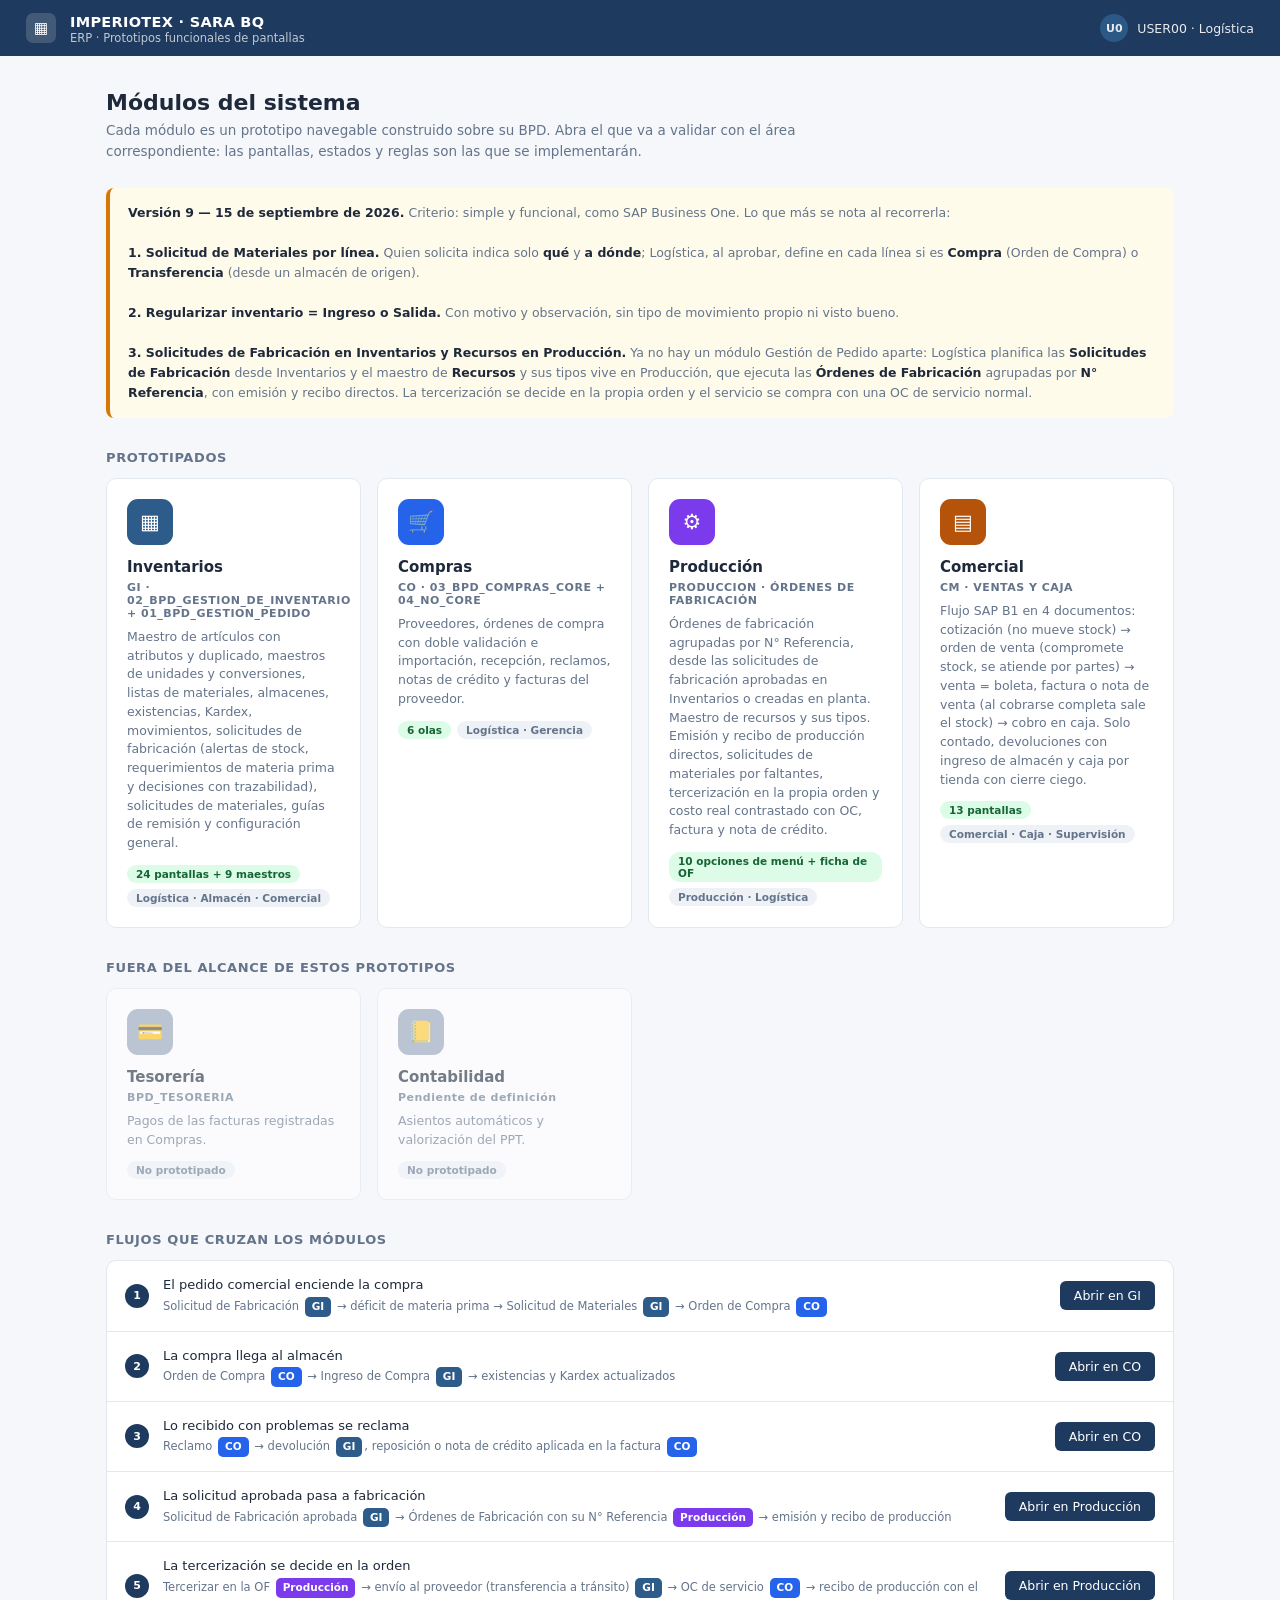
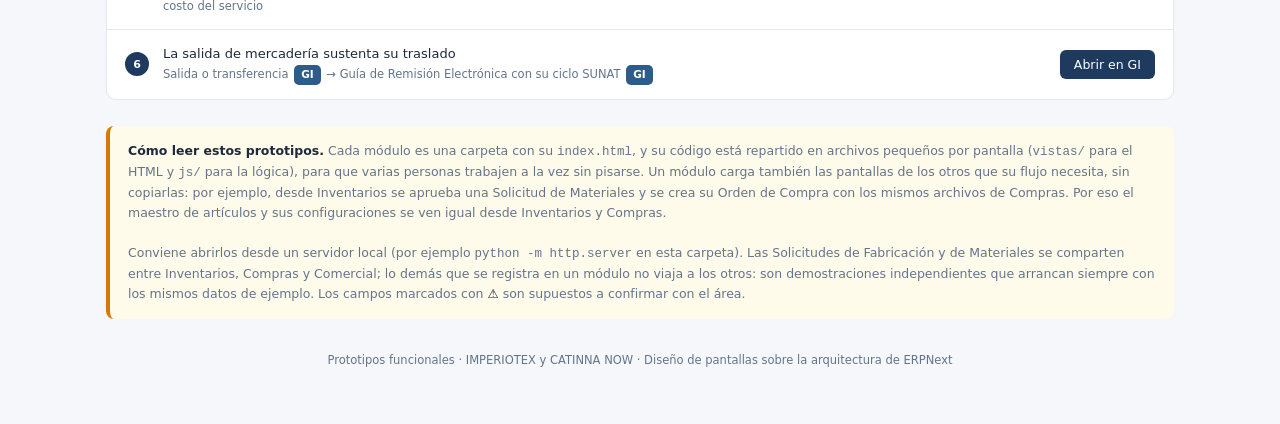
<file: index.html>
<!DOCTYPE html>
<html lang="es">
<head>
<meta charset="utf-8">
<meta name="viewport" content="width=device-width, initial-scale=1">
<title>IMPERIOTEX · SARA BQ — ERP (Prototipos)</title>
<style>
:root{
  --primario:#1F3A5F; --primario-claro:#2E5C8A; --fondo:#F5F7FA; --borde:#E2E8F0;
  --texto:#1E293B; --texto-sec:#64748B; --card:#FFFFFF;
  --gi:#2E5C8A; --co:#2563EB; --gp:#0D9488; --off:#94A3B8;
}
*{box-sizing:border-box;margin:0;padding:0}
body{font-family:"Segoe UI",system-ui,-apple-system,sans-serif;background:var(--fondo);color:var(--texto)}
.top{background:var(--primario);color:#fff;padding:0 26px;height:56px;display:flex;align-items:center;gap:14px}
.top .logo{width:30px;height:30px;border-radius:7px;background:rgba(255,255,255,.16);display:flex;align-items:center;justify-content:center;font-size:15px}
.top b{font-size:14.5px;letter-spacing:.3px}
.top .sub{font-size:11.5px;opacity:.72}
.top .spacer{flex:1}
.userchip{display:flex;align-items:center;gap:9px;font-size:12.5px;opacity:.9}
.avatar{width:28px;height:28px;border-radius:50%;background:var(--primario-claro);display:flex;align-items:center;justify-content:center;font-size:11px;font-weight:600}
.wrap{max-width:1120px;margin:0 auto;padding:34px 26px 60px}
h1{font-size:22px;font-weight:600;margin-bottom:5px}
.lead{font-size:13.5px;color:var(--texto-sec);margin-bottom:26px;max-width:760px;line-height:1.55}
h2{font-size:13px;font-weight:600;color:var(--texto-sec);text-transform:uppercase;letter-spacing:.6px;margin:32px 0 13px}
.grid{display:grid;grid-template-columns:repeat(auto-fill,minmax(250px,1fr));gap:16px}
.tile{background:var(--card);border:1px solid var(--borde);border-radius:10px;padding:20px;text-decoration:none;color:inherit;display:block;transition:.15s}
.tile:hover{border-color:var(--primario-claro);box-shadow:0 4px 14px rgba(31,58,95,.10);transform:translateY(-2px)}
.ic{width:46px;height:46px;border-radius:11px;display:flex;align-items:center;justify-content:center;font-size:21px;color:#fff;margin-bottom:13px}
.tile h3{font-size:15px;font-weight:600;margin-bottom:5px}
.tile .code{font-size:11px;color:var(--texto-sec);font-weight:600;letter-spacing:.5px}
.tile p{font-size:12.5px;color:var(--texto-sec);line-height:1.5;margin:8px 0 12px}
.meta{display:flex;flex-wrap:wrap;gap:6px}
.pill{font-size:10.5px;background:#EEF2F7;color:var(--texto-sec);border-radius:11px;padding:3px 9px;font-weight:600}
.pill.ok{background:#DCFCE7;color:#166534}
.tile.off{opacity:.6;cursor:default;pointer-events:none}
.tile.off .ic{background:var(--off)}
.flow{background:var(--card);border:1px solid var(--borde);border-radius:10px;overflow:hidden}
.frow{display:flex;align-items:center;gap:14px;padding:14px 18px;border-bottom:1px solid var(--borde);font-size:13px}
.frow:last-child{border-bottom:none}
.frow .n{width:24px;height:24px;border-radius:50%;background:var(--primario);color:#fff;display:flex;align-items:center;justify-content:center;font-size:11px;font-weight:700;flex:0 0 auto}
.frow .t{flex:1;line-height:1.5}
.frow .t small{display:block;color:var(--texto-sec);font-size:11.5px;margin-top:2px}
.chip{display:inline-block;font-size:10.5px;font-weight:700;border-radius:5px;padding:2px 7px;color:#fff;margin:0 2px}
.c-gi{background:var(--gi)} .c-co{background:var(--co)} .c-gp{background:var(--gp)} .c-pr{background:#7C3AED}
.btn{background:var(--primario);color:#fff;border:none;border-radius:6px;padding:7px 14px;font-size:12.5px;font-family:inherit;cursor:pointer;text-decoration:none;display:inline-block;flex:0 0 auto}
.btn:hover{background:var(--primario-claro)}
.nota{margin-top:26px;background:#FFFBEB;border-left:4px solid #D97706;border-radius:8px;padding:15px 18px;font-size:12.5px;color:var(--texto-sec);line-height:1.6}
.nota b{color:var(--texto)}
footer{margin-top:34px;font-size:11.5px;color:var(--texto-sec);text-align:center}
</style>
</head>
<body>

<div class="top">
  <div class="logo">▦</div>
  <div><b>IMPERIOTEX · SARA BQ</b><div class="sub">ERP · Prototipos funcionales de pantallas</div></div>
  <div class="spacer"></div>
  <div class="userchip"><div class="avatar">U0</div><span>USER00 · Logística</span></div>
</div>

<div class="wrap">
  <h1>Módulos del sistema</h1>
  <p class="lead">Cada módulo es un prototipo navegable construido sobre su BPD. Abra el que va a validar con el área correspondiente: las pantallas, estados y reglas son las que se implementarán.</p>
  <div class="nota" style="margin:0 0 26px">
    <b>Versión 9 — 15 de septiembre de 2026.</b> Criterio: simple y funcional, como SAP Business One. Lo que más se nota al recorrerla:
    <br><br>
    <b>1. Solicitud de Materiales por línea.</b> Quien solicita indica solo <b>qué</b> y <b>a dónde</b>; Logística, al aprobar, define en cada línea si es <b>Compra</b> (Orden de Compra) o <b>Transferencia</b> (desde un almacén de origen).
    <br><br>
    <b>2. Regularizar inventario = Ingreso o Salida.</b> Con motivo y observación, sin tipo de movimiento propio ni visto bueno.
    <br><br>
    <b>3. Solicitudes de Fabricación en Inventarios y Recursos en Producción.</b> Ya no hay un módulo Gestión de Pedido aparte: Logística planifica las <b>Solicitudes de Fabricación</b> desde Inventarios y el maestro de <b>Recursos</b> y sus tipos vive en Producción, que ejecuta las <b>Órdenes de Fabricación</b> agrupadas por <b>N° Referencia</b>, con emisión y recibo directos. La tercerización se decide en la propia orden y el servicio se compra con una OC de servicio normal.
  </div>

  <h2>Prototipados</h2>
  <div class="grid">
    <a class="tile" href="INVENTARIOS/index.html">
      <div class="ic" style="background:var(--gi)">▦</div>
      <h3>Inventarios</h3>
      <div class="code">GI · 02_BPD_GESTION_DE_INVENTARIO + 01_BPD_GESTION_PEDIDO</div>
      <p>Maestro de artículos con atributos y duplicado, maestros de unidades y conversiones, listas de materiales, almacenes, existencias, Kardex, movimientos, solicitudes de fabricación (alertas de stock, requerimientos de materia prima y decisiones con trazabilidad), solicitudes de materiales, guías de remisión y configuración general.</p>
      <div class="meta"><span class="pill ok">24 pantallas + 9 maestros</span><span class="pill">Logística · Almacén · Comercial</span></div>
    </a>

    <a class="tile" href="COMPRAS/index.html">
      <div class="ic" style="background:var(--co)">🛒</div>
      <h3>Compras</h3>
      <div class="code">CO · 03_BPD_COMPRAS_CORE + 04_NO_CORE</div>
      <p>Proveedores, órdenes de compra con doble validación e importación, recepción, reclamos, notas de crédito y facturas del proveedor.</p>
      <div class="meta"><span class="pill ok">6 olas</span><span class="pill">Logística · Gerencia</span></div>
    </a>

    <a class="tile" href="PRODUCCION/index.html">
      <div class="ic" style="background:#7C3AED">⚙</div>
      <h3>Producción</h3>
      <div class="code">PRODUCCION · ÓRDENES DE FABRICACIÓN</div>
      <p>Órdenes de fabricación agrupadas por N° Referencia, desde las solicitudes de fabricación aprobadas en Inventarios o creadas en planta. Maestro de recursos y sus tipos. Emisión y recibo de producción directos, solicitudes de materiales por faltantes, tercerización en la propia orden y costo real contrastado con OC, factura y nota de crédito.</p>
      <div class="meta"><span class="pill ok">10 opciones de menú + ficha de OF</span><span class="pill">Producción · Logística</span></div>
    </a>

    <a class="tile" href="COMERCIAL/index.html">
      <div class="ic" style="background:#B45309">▤</div>
      <h3>Comercial</h3>
      <div class="code">CM · VENTAS Y CAJA</div>
      <p>Flujo SAP B1 en 4 documentos: cotización (no mueve stock) → orden de venta (compromete stock, se atiende por partes) → venta = boleta, factura o nota de venta (al cobrarse completa sale el stock) → cobro en caja. Solo contado, devoluciones con ingreso de almacén y caja por tienda con cierre ciego.</p>
      <div class="meta"><span class="pill ok">13 pantallas</span><span class="pill">Comercial · Caja · Supervisión</span></div>
    </a>
  </div>

  <h2>Fuera del alcance de estos prototipos</h2>
  <div class="grid">
    <div class="tile off"><div class="ic">💳</div><h3>Tesorería</h3><div class="code">BPD_TESORERIA</div><p>Pagos de las facturas registradas en Compras.</p><div class="meta"><span class="pill">No prototipado</span></div></div>
    <div class="tile off"><div class="ic">📒</div><h3>Contabilidad</h3><div class="code">Pendiente de definición</div><p>Asientos automáticos y valorización del PPT.</p><div class="meta"><span class="pill">No prototipado</span></div></div>
  </div>

  <h2>Flujos que cruzan los módulos</h2>
  <div class="flow">
    <div class="frow"><div class="n">1</div>
      <div class="t">El pedido comercial enciende la compra
        <small>Solicitud de Fabricación <span class="chip c-gi">GI</span> → déficit de materia prima → Solicitud de Materiales <span class="chip c-gi">GI</span> → Orden de Compra <span class="chip c-co">CO</span></small></div>
      <a class="btn" href="INVENTARIOS/index.html#gi21">Abrir en GI</a></div>

    <div class="frow"><div class="n">2</div>
      <div class="t">La compra llega al almacén
        <small>Orden de Compra <span class="chip c-co">CO</span> → Ingreso de Compra <span class="chip c-gi">GI</span> → existencias y Kardex actualizados</small></div>
      <a class="btn" href="COMPRAS/index.html#co06">Abrir en CO</a></div>

    <div class="frow"><div class="n">3</div>
      <div class="t">Lo recibido con problemas se reclama
        <small>Reclamo <span class="chip c-co">CO</span> → devolución <span class="chip c-gi">GI</span>, reposición o nota de crédito aplicada en la factura <span class="chip c-co">CO</span></small></div>
      <a class="btn" href="COMPRAS/index.html#co11">Abrir en CO</a></div>

    <div class="frow"><div class="n">4</div>
      <div class="t">La solicitud aprobada pasa a fabricación
        <small>Solicitud de Fabricación aprobada <span class="chip c-gi">GI</span> → Órdenes de Fabricación con su N° Referencia <span class="chip c-pr">Producción</span> → emisión y recibo de producción</small></div>
      <a class="btn" href="PRODUCCION/index.html#pr03">Abrir en Producción</a></div>

    <div class="frow"><div class="n">5</div>
      <div class="t">La tercerización se decide en la orden
        <small>Tercerizar en la OF <span class="chip c-pr">Producción</span> → envío al proveedor (transferencia a tránsito) <span class="chip c-gi">GI</span> → OC de servicio <span class="chip c-co">CO</span> → recibo de producción con el costo del servicio</small></div>
      <a class="btn" href="PRODUCCION/index.html#pr01">Abrir en Producción</a></div>

    <div class="frow"><div class="n">6</div>
      <div class="t">La salida de mercadería sustenta su traslado
        <small>Salida o transferencia <span class="chip c-gi">GI</span> → Guía de Remisión Electrónica con su ciclo SUNAT <span class="chip c-gi">GI</span></small></div>
      <a class="btn" href="INVENTARIOS/index.html#gi14">Abrir en GI</a></div>
  </div>

  <div class="nota">
    <b>Cómo leer estos prototipos.</b> Cada módulo es una carpeta con su <code>index.html</code>, y su código está repartido en archivos pequeños por pantalla (<code>vistas/</code> para el HTML y <code>js/</code> para la lógica), para que varias personas trabajen a la vez sin pisarse. Un módulo carga también las pantallas de los otros que su flujo necesita, sin copiarlas: por ejemplo, desde Inventarios se aprueba una Solicitud de Materiales y se crea su Orden de Compra con los mismos archivos de Compras. Por eso el maestro de artículos y sus configuraciones se ven igual desde Inventarios y Compras.
    <br><br>Conviene abrirlos desde un servidor local (por ejemplo <code>python -m http.server</code> en esta carpeta). Las Solicitudes de Fabricación y de Materiales se comparten entre Inventarios, Compras y Comercial; lo demás que se registra en un módulo no viaja a los otros: son demostraciones independientes que arrancan siempre con los mismos datos de ejemplo. Los campos marcados con <b>⚠</b> son supuestos a confirmar con el área.
  </div>

  <footer>Prototipos funcionales · IMPERIOTEX y CATINNA NOW · Diseño de pantallas sobre la arquitectura de ERPNext</footer>
</div>

</body>
</html>
</file>
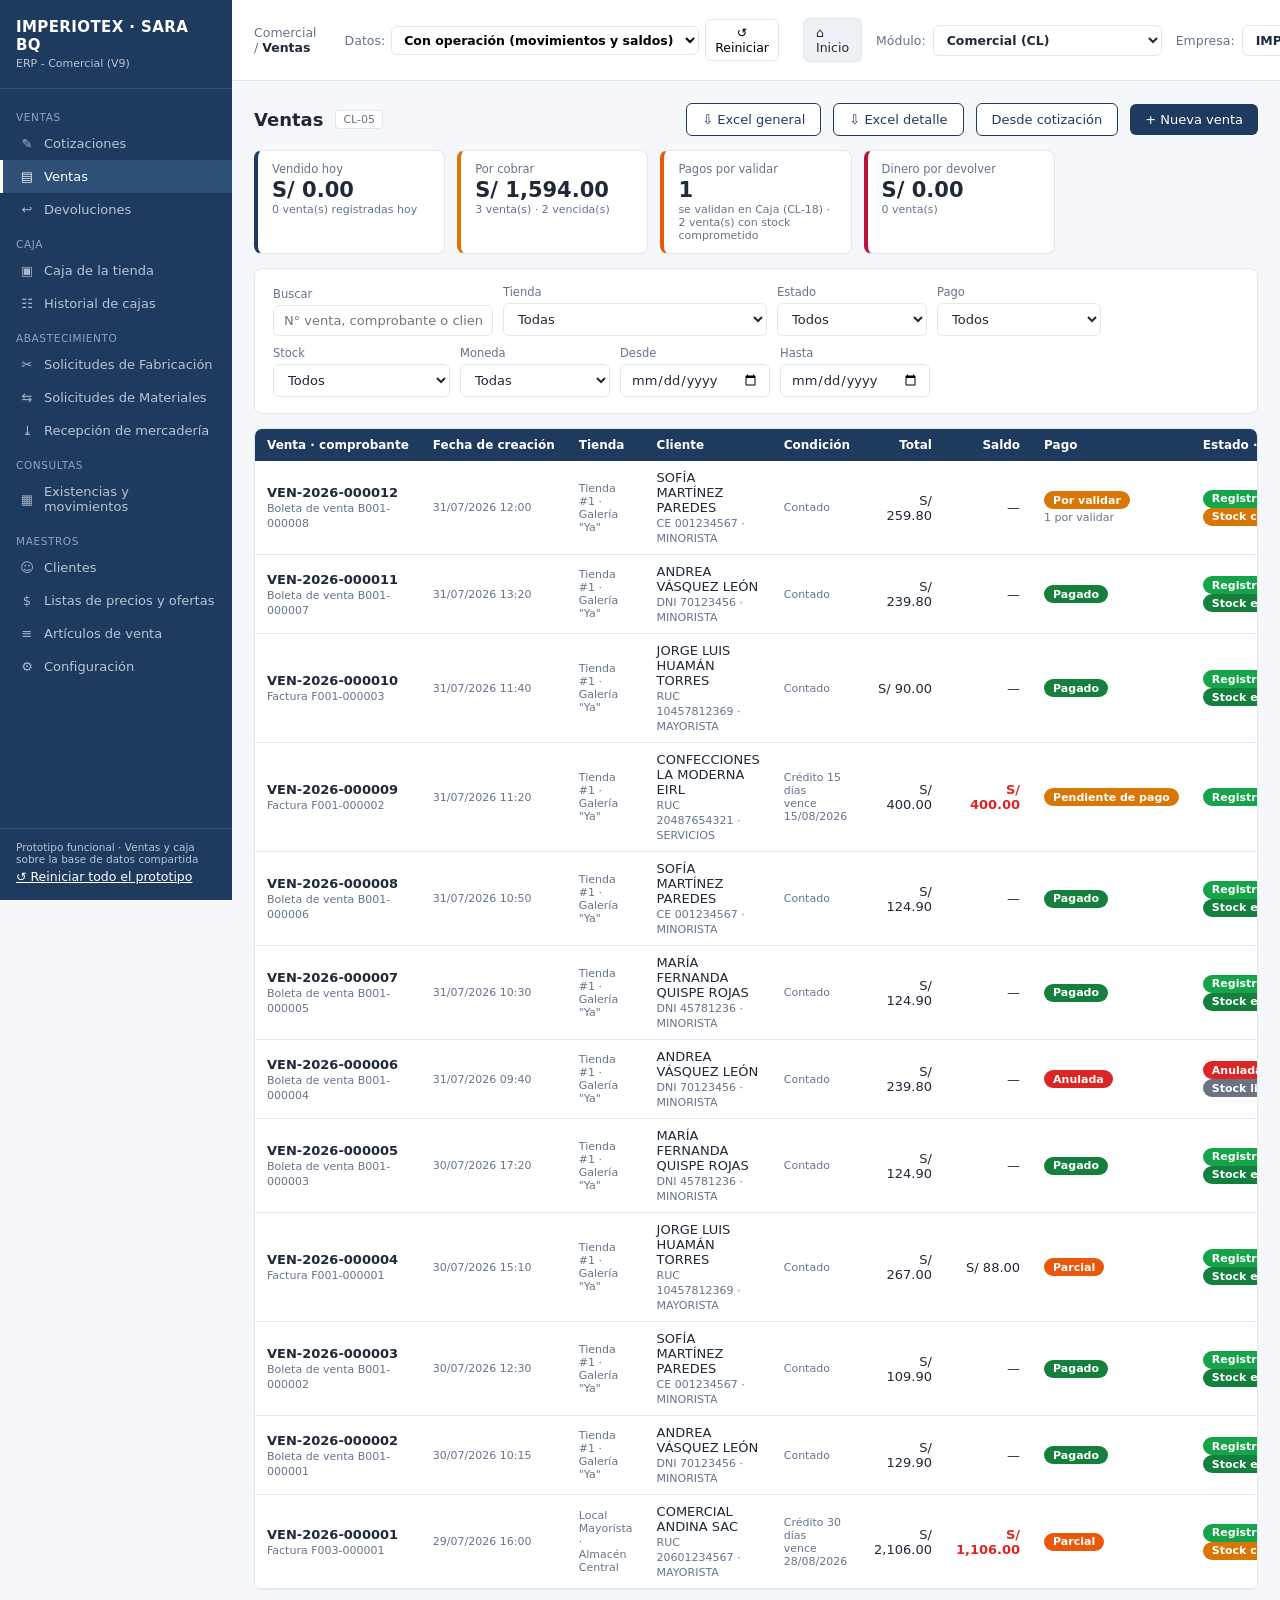
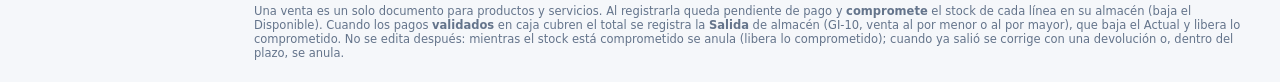
<file: COMERCIAL/index.html>
<!DOCTYPE html>
<html lang="es">
<head>
<meta charset="UTF-8">
<meta name="viewport" content="width=device-width, initial-scale=1.0">
<title>IMPERIOTEX · Comercial (V9)</title>
<link rel="stylesheet" href="css/base.css">
</head>
<body>

<aside id="sidebar">
  <div class="logo"><b>IMPERIOTEX · SARA BQ</b><span>ERP - Comercial (V9)</span></div>
  <nav id="nav"></nav>
  <div class="foot">Prototipo funcional · Ventas y caja sobre la base de datos compartida<br>
    <button class="btn-link" style="color:#fff;padding:4px 0" title="Reinicia la base compartida de Inventarios, Compras, Producción y Comercial con el escenario actual" onclick="Store.reiniciar()">↺ Reiniciar todo el prototipo</button></div>
</aside>

<div id="main">
  <div id="topbar">
    <div id="breadcrumb">Comercial</div>
    <div class="spacer"></div>
    <div id="bd-sel" style="margin-right:10px"></div>
    <a class="homebtn" href="../index.html" title="Volver a la portada de módulos">⌂ Inicio</a>
    <div class="company-sel"><label>Módulo:</label>
      <select onchange="if(this.value)location.href=this.value">
        <option value="../INVENTARIOS/index.html">Inventarios (GI)</option>
        <option value="../COMPRAS/index.html">Compras (CO)</option>
        <option value="../PRODUCCION/index.html">Producción (PRODUCCION)</option>
        <option value="" selected>Comercial (CL)</option>
      </select>
    </div>
    <div class="company-sel"><label>Empresa:</label>
      <select onchange="UI.toast('La demo comercial trae datos de IMPERIOTEX');this.value='IMPERIOTEX'">
        <option value="IMPERIOTEX" selected>IMPERIOTEX</option>
        <option value="CATINNA NOW">CATINNA NOW</option>
      </select>
    </div>
    <div class="company-sel" title="Usuario de la demo: cambia el perfil de permisos y la tienda asignada"><label>Usuario:</label>
      <select id="user-sel" onchange="App.cambiarUsuario(this.value)"></select>
    </div>
    <div class="userchip"><div class="avatar" id="user-avatar">U</div><span id="user-sede"></span></div>
  </div>
  <div id="content"></div>
</div>

<div id="modales"></div>
<div class="toast" id="toast"></div>

<!-- base de datos compartida (docs/16_BASE_DATOS_COMPARTIDA.md) -->
<script src="../COMPARTIDO/bd/datos/maestros-plantillas.js"></script>
<script src="../COMPARTIDO/bd/datos/maestros-complementos.js"></script>
<script src="../COMPARTIDO/bd/datos/maestros-logistica.js"></script>
<script src="../COMPARTIDO/bd/datos/maestros-comercial.js"></script>
<script src="../COMPARTIDO/bd/datos/escenario-operacion.js"></script>
<script src="../COMPARTIDO/bd/bd.js"></script>
<script src="../COMPARTIDO/bd/stock.js"></script>
<script src="../COMPARTIDO/bd/explosion.js"></script>
<script src="../COMPARTIDO/bd/documentos.js"></script>
<script src="../COMPARTIDO/bd/compras.js"></script>
<script src="../COMPARTIDO/bd/selector.js"></script>
<!-- núcleo de Comercial (orden obligatorio; el stock es el compartido: COMPARTIDO/bd/stock.js) -->
<script src="js/core/ui.js"></script>
<script src="js/data/maestros.js"></script>
<script src="js/core/store.js"></script>
<script src="js/core/precios.js"></script>
<script src="js/core/ventas.js"></script>
<script src="js/core/caja.js"></script>
<script src="js/core/config.js"></script>
<script src="js/data/demo.js"></script>
<script src="js/core/app.js"></script>
<!-- pantallas -->
<script src="js/modules/buscador.js"></script>
<script src="js/modules/documento.js"></script>
<script src="js/modules/cotizaciones.js"></script>
<script src="js/modules/ventas.js"></script>
<script src="js/modules/devoluciones.js"></script>
<script src="js/modules/caja.js"></script>
<script src="js/modules/consultas.js"></script>
<script src="js/modules/clientes.js"></script>
<script src="js/modules/listas.js"></script>
<script src="js/modules/configuracion.js"></script>
<script src="js/modules/solicitudes.js"></script>
<script src="js/modules/recepciones.js"></script>
<script>App.iniciar();</script>
</body>
</html>
</file>
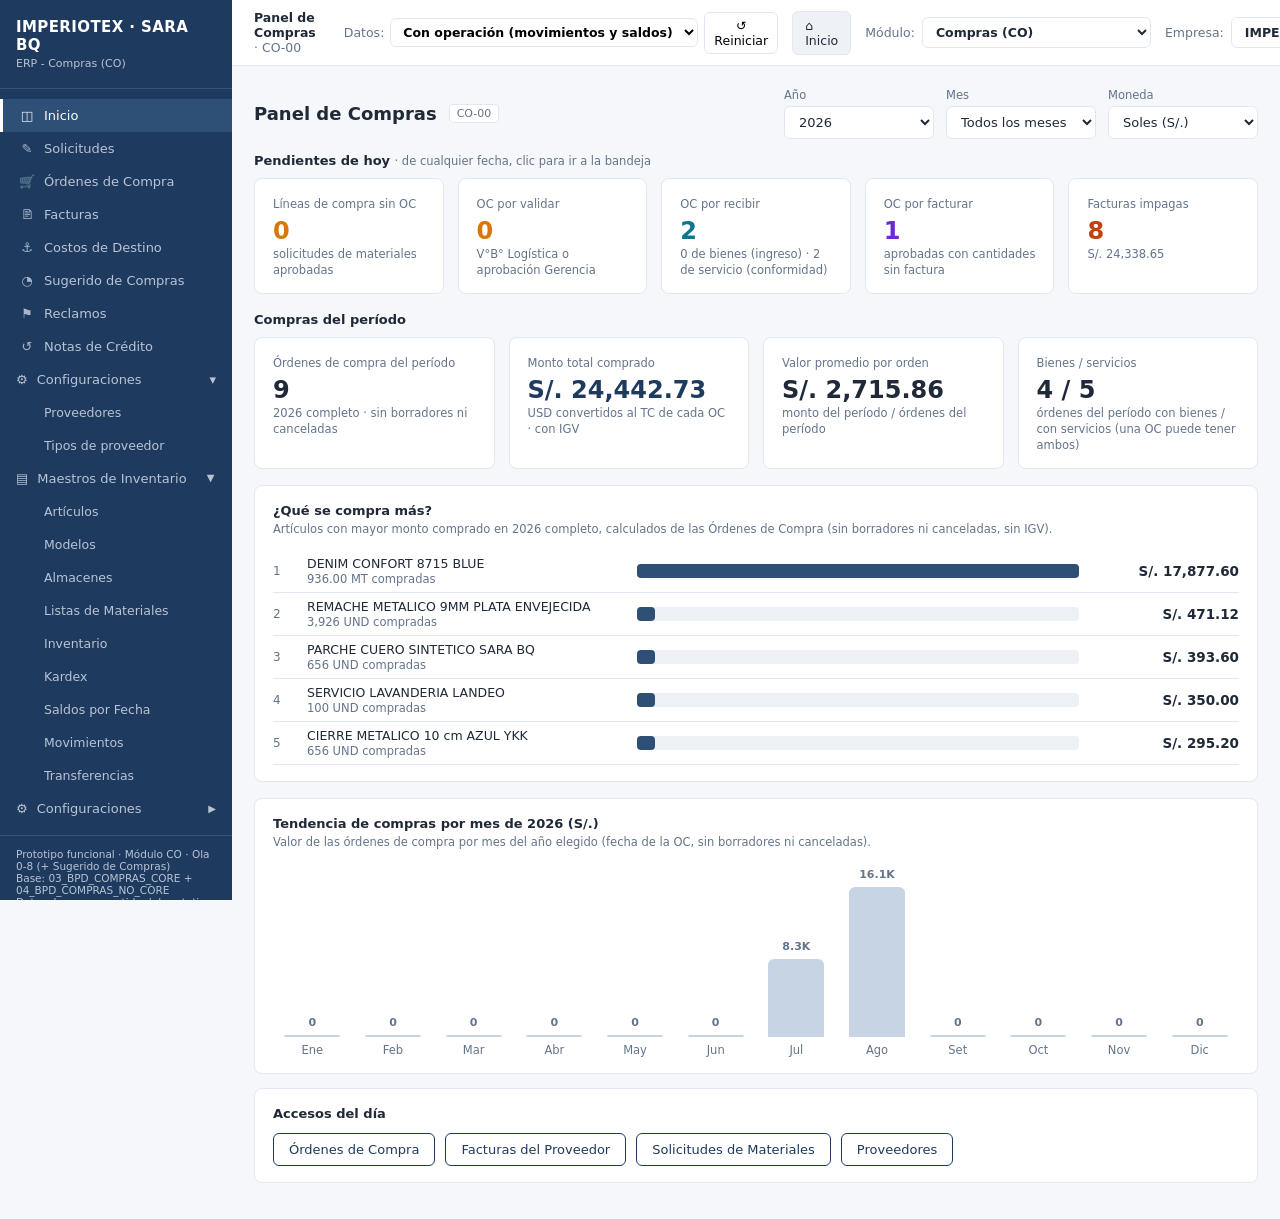
<file: COMPRAS/index.html>
<!DOCTYPE html>
<html lang="es">
<head>
<meta charset="UTF-8">
<meta name="viewport" content="width=device-width, initial-scale=1.0">
<title>Compras (CO) · IMPERIOTEX</title>
<link rel="icon" href="data:,">
<link rel="stylesheet" href="../COMPARTIDO/css/base.css">
</head>
<body>

<!-- ============ SIDEBAR ============ -->
<aside id="sidebar">
  <div class="logo"><b id="logoEmp">IMPERIOTEX · SARA BQ</b><span>ERP - Compras (CO)</span></div>
  <nav>
    <div class="nav-item" data-go="co00"><span class="ic">◫</span> Inicio</div>
    <div class="nav-item" data-go="gi13"><span class="ic">✎</span> Solicitudes</div>
    <div class="nav-item" data-go="co06"><span class="ic">🛒</span> Órdenes de Compra</div>
    <div class="nav-item" data-go="co09"><span class="ic">🖹</span> Facturas</div>
    <div class="nav-item" data-go="co14"><span class="ic">⚓</span> Costos de Destino</div>
    <div class="nav-item" data-go="co15"><span class="ic">◔</span> Sugerido de Compras</div>
    <div class="nav-item" data-go="co11"><span class="ic">⚑</span> Reclamos</div>
    <div class="nav-item" data-go="co12"><span class="ic">↺</span> Notas de Crédito</div>
    <div class="nav-group" onclick="this.nextElementSibling.classList.toggle('open')"><span class="ic">⚙</span> Configuraciones <span style="margin-left:auto">▾</span></div>
    <div class="nav-sub open">
      <div class="nav-item" data-go="co01">Proveedores</div>
      <div class="nav-item" onclick="renderGrupos();openModal('m-co03')">Tipos de proveedor</div>
    </div>
    <div class="nav-group open" id="mstGroup" onclick="toggleGrp('mstGroup','mstSub')"><span class="ic">▤</span> Maestros de Inventario <span class="caret">▶</span></div>
    <div class="nav-sub open" id="mstSub">
      <div class="nav-item" data-go="gi01">Artículos</div>
      <div class="nav-item" data-go="gi25">Modelos</div>
      <div class="nav-item" data-go="gi03">Almacenes</div>
      <div class="nav-item" data-go="gi17">Listas de Materiales</div>
      <div class="nav-item" data-go="gi05">Inventario</div>
      <div class="nav-item" data-go="gi06">Kardex</div>
      <div class="nav-item" data-go="gi20">Saldos por Fecha</div>
      <div class="nav-item" data-go="gi07">Movimientos</div>
      <div class="nav-item" data-go="gi24">Transferencias</div>
    </div>
    <div class="nav-group" id="cfgGroup" onclick="toggleGrp('cfgGroup','cfgSub')"><span class="ic">⚙</span> Configuraciones <span class="caret">▶</span></div>
    <div class="nav-sub" id="cfgSub">
      <div class="nav-item" data-go="mcfg">Configuración General</div>
      <div class="nav-item" data-go="gi19">Series de Documentos</div>
      <div class="nav-item" data-go="mtipos">Grupos de Artículo</div>
      <div class="nav-item" data-go="mcat">Categorías</div>
      <div class="nav-item" data-go="msub">Sub categorías</div>
      <div class="nav-item" data-go="mum">Unidades de Medida</div>
      <div class="nav-item" data-go="mconv">Conversiones de UM</div>
      <div class="nav-item" data-go="matr">Atributos</div>
      <div class="nav-item" data-go="mbc">Tipos de Código de Barra</div>
      <div class="nav-item" data-go="msede">Sedes</div>
      <div class="nav-item" data-go="mtmov">Tipos de Movimiento</div>
    </div>
  </nav>
  <div class="foot">Prototipo funcional · Módulo CO · Ola 0-8 (+ Sugerido de Compras)<br>Base: 03_BPD_COMPRAS_CORE + 04_BPD_COMPRAS_NO_CORE<br>Datos: base compartida del prototipo (selector «Datos» arriba)</div>
</aside>

<!-- ============ MAIN ============ -->
<div id="main">
  <div id="topbar">
    <div id="breadcrumb">Inicio</div>
    <div class="spacer"></div>
    <div id="bd-selector"></div>
    <a class="homebtn" href="../index.html" title="Volver a la portada de módulos">⌂ Inicio</a>
    <div class="company-sel"><label>Módulo:</label>
      <select id="selModulo" onchange="irModulo(this.value)"><option value="../INVENTARIOS/index.html">Inventarios (GI)</option><option value="" selected>Compras (CO)</option><option value="../PRODUCCION/index.html">Producción (PRODUCCION)</option><option value="../COMERCIAL/index.html">Comercial (CM)</option></select>
    </div>
    <div class="company-sel"><label>Empresa:</label>
      <select id="selEmpresa" onchange="cambiarEmpresa(this.value)">
        <option value="IMPERIOTEX" selected>IMPERIOTEX</option>
        <option value="CATINNA NOW">CATINNA NOW</option>
      </select>
    </div>
    <div class="bell" onclick="toggleBell(event)">🔔<span class="dot"></span></div>
    <div class="userchip"><div class="avatar">U0</div><span id="usuario-chip">USER00 · Logística</span></div>
  </div>

  <!-- CT-07 campana -->
  <div id="bellDrop">
    <div class="h">Notificaciones</div><div id="bell-items"></div>
  </div>

  <div id="content"></div>
</div>

<div id="modales"></div>
<div class="toast" id="toast"></div>

<!-- base de datos compartida (docs/16_BASE_DATOS_COMPARTIDA.md) -->
<script src="../COMPARTIDO/bd/datos/maestros-plantillas.js"></script>
<script src="../COMPARTIDO/bd/datos/maestros-complementos.js"></script>
<script src="../COMPARTIDO/bd/datos/maestros-logistica.js"></script>
<script src="../COMPARTIDO/bd/datos/maestros-comercial.js"></script>
<script src="../COMPARTIDO/bd/datos/escenario-operacion.js"></script>
<script src="../COMPARTIDO/bd/bd.js"></script>
<script src="../COMPARTIDO/bd/stock.js"></script>
<script src="../COMPARTIDO/bd/explosion.js"></script>
<script src="../COMPARTIDO/bd/documentos.js"></script>
<script src="../COMPARTIDO/bd/compras.js"></script>
<script src="../COMPARTIDO/bd/selector.js"></script>
<!-- núcleo compartido -->
<script src="../COMPARTIDO/js/vistas.js"></script>
<!-- HTML de pantallas y modales (Inventarios y Compras: cada módulo abre las pantallas del otro que su flujo necesita) -->
<script src="../INVENTARIOS/vistas/maestros.js"></script>
<script src="../INVENTARIOS/vistas/configuracion-general.js"></script>
<script src="../INVENTARIOS/vistas/articulos.js"></script>
<script src="../INVENTARIOS/vistas/modelos.js"></script>
<script src="../INVENTARIOS/vistas/listas-materiales.js"></script>
<script src="../INVENTARIOS/vistas/almacenes.js"></script>
<script src="../INVENTARIOS/vistas/grupo-articulo.js"></script>
<script src="../INVENTARIOS/vistas/panel.js"></script>
<script src="../INVENTARIOS/vistas/saldos.js"></script>
<script src="../INVENTARIOS/vistas/rotacion.js"></script>
<script src="../INVENTARIOS/vistas/kardex.js"></script>
<script src="../INVENTARIOS/vistas/ingresos.js"></script>
<script src="../INVENTARIOS/vistas/movimientos.js"></script>
<script src="../INVENTARIOS/vistas/salidas.js"></script>
<script src="../INVENTARIOS/vistas/existencias.js"></script>
<script src="../INVENTARIOS/vistas/transferencias.js"></script>
<script src="../INVENTARIOS/vistas/buscador-articulos.js"></script>
<script src="../INVENTARIOS/vistas/solicitudes-materiales.js"></script>
<script src="../INVENTARIOS/vistas/gre.js"></script>
<script src="../INVENTARIOS/vistas/solicitudes-fabricacion.js"></script>
<script src="../INVENTARIOS/vistas/sf-requerimientos.js"></script>
<script src="../INVENTARIOS/vistas/sf-aprobacion.js"></script>
<script src="vistas/panel.js"></script>
<script src="vistas/sugerido.js"></script>
<script src="vistas/costos-destino.js"></script>
<script src="vistas/proveedores.js"></script>
<script src="vistas/ordenes-compra.js"></script>
<script src="vistas/facturas.js"></script>
<script src="vistas/reclamos.js"></script>
<script src="vistas/notas-credito.js"></script>
<script src="../COMPARTIDO/js/nucleo.js"></script>
<script src="../INVENTARIOS/js/rutas.js"></script>
<script src="js/rutas.js"></script>
<!-- lógica (el orden importa); los datos salen de la base compartida -->
<script src="../INVENTARIOS/js/modulos/maestros.js"></script>
<script src="../INVENTARIOS/js/modulos/buscador-articulos.js"></script>
<script src="../INVENTARIOS/js/modulos/configuracion-general.js"></script>
<script src="../INVENTARIOS/js/modulos/articulos.js"></script>
<script src="../INVENTARIOS/js/modulos/modelos.js"></script>
<script src="../INVENTARIOS/js/modulos/listas-materiales.js"></script>
<script src="../INVENTARIOS/js/modulos/almacenes.js"></script>
<script src="../INVENTARIOS/js/modulos/grupo-articulo.js"></script>
<script src="../INVENTARIOS/js/modulos/panel.js"></script>
<script src="../INVENTARIOS/js/modulos/saldos.js"></script>
<script src="../INVENTARIOS/js/modulos/rotacion.js"></script>
<script src="../INVENTARIOS/js/modulos/ingresos.js"></script>
<script src="../INVENTARIOS/js/modulos/movimientos.js"></script>
<script src="../INVENTARIOS/js/modulos/salidas.js"></script>
<script src="../INVENTARIOS/js/modulos/existencias.js"></script>
<script src="../INVENTARIOS/js/modulos/kardex.js"></script>
<script src="../INVENTARIOS/js/modulos/transferencias.js"></script>
<script src="../INVENTARIOS/js/modulos/solicitudes-materiales.js"></script>
<script src="../INVENTARIOS/js/modulos/gre.js"></script>
<script src="js/modulos/panel.js"></script>
<script src="js/modulos/sugerido.js"></script>
<script src="js/modulos/costos-destino.js"></script>
<script src="js/modulos/proveedores.js"></script>
<script src="js/modulos/ordenes-compra.js"></script>
<script src="js/modulos/facturas.js"></script>
<script src="js/modulos/reclamos.js"></script>
<script src="js/modulos/notas-credito.js"></script>
<script src="../INVENTARIOS/js/modulos/solicitudes-fabricacion.js"></script>
<script src="../INVENTARIOS/js/modulos/sf-requerimientos.js"></script>
<script src="../INVENTARIOS/js/modulos/sf-aprobacion.js"></script>
<script src="../COMPARTIDO/js/arranque.js"></script>
<script>arrancar('co00');</script>
</body>
</html>
</file>
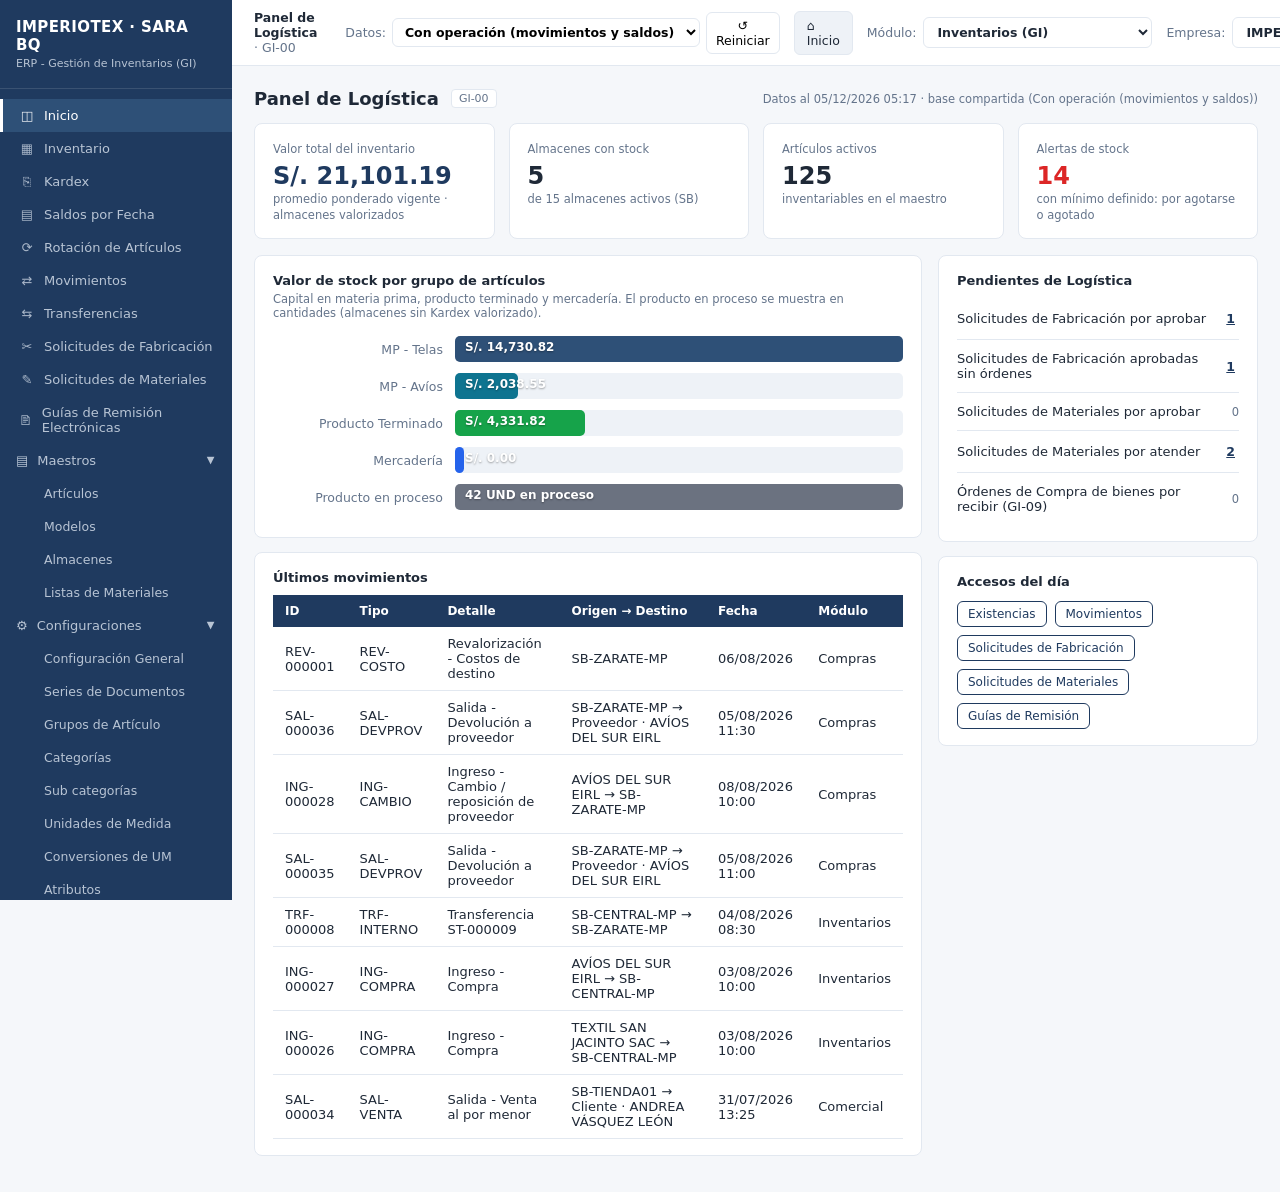
<file: INVENTARIOS/index.html>
<!DOCTYPE html>
<html lang="es">
<head>
<meta charset="UTF-8">
<meta name="viewport" content="width=device-width, initial-scale=1.0">
<title>Inventarios (GI) · IMPERIOTEX</title>
<link rel="icon" href="data:,">
<link rel="stylesheet" href="../COMPARTIDO/css/base.css">
</head>
<body>

<!-- ============ SIDEBAR ============ -->
<aside id="sidebar">
  <div class="logo"><b id="logoEmp">IMPERIOTEX · SARA BQ</b><span>ERP - Gestión de Inventarios (GI)</span></div>
  <nav>
    <div class="nav-item" data-go="gi00"><span class="ic">◫</span> Inicio</div>
    <div class="nav-item" data-go="gi05"><span class="ic">▦</span> Inventario</div>
    <div class="nav-item" data-go="gi06"><span class="ic">⎘</span> Kardex</div>
    <div class="nav-item" data-go="gi20"><span class="ic">▤</span> Saldos por Fecha</div>
    <div class="nav-item" data-go="gi18"><span class="ic">⟳</span> Rotación de Artículos</div>
    <div class="nav-item" data-go="gi07"><span class="ic">⇄</span> Movimientos</div>
    <div class="nav-item" data-go="gi24"><span class="ic">⇆</span> Transferencias</div>
    <div class="nav-item" data-go="gi21"><span class="ic">✂</span> Solicitudes de Fabricación</div>
    <div class="nav-item" data-go="gi13"><span class="ic">✎</span> Solicitudes de Materiales</div>
    <div class="nav-item" data-go="gi14"><span class="ic">🖹</span> Guías de Remisión Electrónicas</div>
    <div class="nav-group open" id="mstGroup" onclick="toggleGrp('mstGroup','mstSub')"><span class="ic">▤</span> Maestros <span class="caret">▶</span></div>
    <div class="nav-sub open" id="mstSub">
      <div class="nav-item" data-go="gi01">Artículos</div>
      <div class="nav-item" data-go="gi25">Modelos</div>
      <div class="nav-item" data-go="gi03">Almacenes</div>
      <div class="nav-item" data-go="gi17">Listas de Materiales</div>
    </div>
    <div class="nav-group open" id="cfgGroup" onclick="toggleGrp('cfgGroup','cfgSub')"><span class="ic">⚙</span> Configuraciones <span class="caret">▶</span></div>
    <div class="nav-sub open" id="cfgSub">
      <div class="nav-item" data-go="mcfg">Configuración General</div>
      <div class="nav-item" data-go="gi19">Series de Documentos</div>
      <div class="nav-item" data-go="mtipos">Grupos de Artículo</div>
      <div class="nav-item" data-go="mcat">Categorías</div>
      <div class="nav-item" data-go="msub">Sub categorías</div>
      <div class="nav-item" data-go="mum">Unidades de Medida</div>
      <div class="nav-item" data-go="mconv">Conversiones de UM</div>
      <div class="nav-item" data-go="matr">Atributos</div>
      <div class="nav-item" data-go="mbc">Tipos de Código de Barra</div>
      <div class="nav-item" data-go="msede">Sedes</div>
      <div class="nav-item" data-go="mtmov">Tipos de Movimiento</div>
    </div>
  </nav>
  <div class="foot">Prototipo funcional · Módulo GI<br>Base: 02_BPD_GESTION_DE_INVENTARIO + 01_BPD_GESTION_PEDIDO<br>Datos: base compartida del prototipo (selector «Datos» arriba)</div>
</aside>

<!-- ============ MAIN ============ -->
<div id="main">
  <div id="topbar">
    <div id="breadcrumb">Inicio</div>
    <div class="spacer"></div>
    <div id="bd-selector"></div>
    <a class="homebtn" href="../index.html" title="Volver a la portada de módulos">⌂ Inicio</a>
    <div class="company-sel"><label>Módulo:</label>
      <select id="selModulo" onchange="irModulo(this.value)"><option value="" selected>Inventarios (GI)</option><option value="../COMPRAS/index.html">Compras (CO)</option><option value="../PRODUCCION/index.html">Producción (PRODUCCION)</option><option value="../COMERCIAL/index.html">Comercial (CM)</option></select>
    </div>
    <div class="company-sel"><label>Empresa:</label>
      <select id="selEmpresa" onchange="cambiarEmpresa(this.value)">
        <option value="IMPERIOTEX" selected>IMPERIOTEX</option>
        <option value="CATINNA NOW">CATINNA NOW</option>
      </select>
    </div>
    <div class="bell" onclick="toggleBell(event)">🔔<span class="dot"></span></div>
    <div class="userchip"><div class="avatar">U0</div><span id="usuario-chip">USER00 · Logística</span></div>
  </div>

  <!-- CT-07 campana -->
  <div id="bellDrop">
    <div class="h">Notificaciones</div><div id="bell-items"></div>
  </div>

  <div id="content"></div>
</div>

<div id="modales"></div>
<div class="toast" id="toast"></div>

<!-- base de datos compartida (docs/16_BASE_DATOS_COMPARTIDA.md) -->
<script src="../COMPARTIDO/bd/datos/maestros-plantillas.js"></script>
<script src="../COMPARTIDO/bd/datos/maestros-complementos.js"></script>
<script src="../COMPARTIDO/bd/datos/maestros-logistica.js"></script>
<script src="../COMPARTIDO/bd/datos/maestros-comercial.js"></script>
<script src="../COMPARTIDO/bd/datos/escenario-operacion.js"></script>
<script src="../COMPARTIDO/bd/bd.js"></script>
<script src="../COMPARTIDO/bd/stock.js"></script>
<script src="../COMPARTIDO/bd/explosion.js"></script>
<script src="../COMPARTIDO/bd/documentos.js"></script>
<script src="../COMPARTIDO/bd/compras.js"></script>
<script src="../COMPARTIDO/bd/selector.js"></script>
<!-- núcleo compartido -->
<script src="../COMPARTIDO/js/vistas.js"></script>
<!-- HTML de pantallas y modales (Inventarios y Compras: cada módulo abre las pantallas del otro que su flujo necesita) -->
<script src="vistas/maestros.js"></script>
<script src="vistas/configuracion-general.js"></script>
<script src="vistas/articulos.js"></script>
<script src="vistas/modelos.js"></script>
<script src="vistas/listas-materiales.js"></script>
<script src="vistas/almacenes.js"></script>
<script src="vistas/grupo-articulo.js"></script>
<script src="vistas/panel.js"></script>
<script src="vistas/saldos.js"></script>
<script src="vistas/rotacion.js"></script>
<script src="vistas/kardex.js"></script>
<script src="vistas/ingresos.js"></script>
<script src="vistas/movimientos.js"></script>
<script src="vistas/salidas.js"></script>
<script src="vistas/existencias.js"></script>
<script src="vistas/transferencias.js"></script>
<script src="vistas/buscador-articulos.js"></script>
<script src="vistas/solicitudes-materiales.js"></script>
<script src="vistas/gre.js"></script>
<script src="vistas/solicitudes-fabricacion.js"></script>
<script src="vistas/sf-requerimientos.js"></script>
<script src="vistas/sf-aprobacion.js"></script>
<script src="../COMPRAS/vistas/panel.js"></script>
<script src="../COMPRAS/vistas/sugerido.js"></script>
<script src="../COMPRAS/vistas/costos-destino.js"></script>
<script src="../COMPRAS/vistas/proveedores.js"></script>
<script src="../COMPRAS/vistas/ordenes-compra.js"></script>
<script src="../COMPRAS/vistas/facturas.js"></script>
<script src="../COMPRAS/vistas/reclamos.js"></script>
<script src="../COMPRAS/vistas/notas-credito.js"></script>
<script src="../COMPARTIDO/js/nucleo.js"></script>
<script src="js/rutas.js"></script>
<script src="../COMPRAS/js/rutas.js"></script>
<!-- lógica (el orden importa); los datos salen de la base compartida -->
<script src="js/modulos/maestros.js"></script>
<script src="js/modulos/buscador-articulos.js"></script>
<script src="js/modulos/configuracion-general.js"></script>
<script src="js/modulos/articulos.js"></script>
<script src="js/modulos/modelos.js"></script>
<script src="js/modulos/listas-materiales.js"></script>
<script src="js/modulos/almacenes.js"></script>
<script src="js/modulos/grupo-articulo.js"></script>
<script src="js/modulos/panel.js"></script>
<script src="js/modulos/saldos.js"></script>
<script src="js/modulos/rotacion.js"></script>
<script src="js/modulos/ingresos.js"></script>
<script src="js/modulos/movimientos.js"></script>
<script src="js/modulos/salidas.js"></script>
<script src="js/modulos/existencias.js"></script>
<script src="js/modulos/kardex.js"></script>
<script src="js/modulos/transferencias.js"></script>
<script src="js/modulos/solicitudes-materiales.js"></script>
<script src="js/modulos/gre.js"></script>
<script src="../COMPRAS/js/modulos/panel.js"></script>
<script src="../COMPRAS/js/modulos/sugerido.js"></script>
<script src="../COMPRAS/js/modulos/costos-destino.js"></script>
<script src="../COMPRAS/js/modulos/proveedores.js"></script>
<script src="../COMPRAS/js/modulos/ordenes-compra.js"></script>
<script src="../COMPRAS/js/modulos/facturas.js"></script>
<script src="../COMPRAS/js/modulos/reclamos.js"></script>
<script src="../COMPRAS/js/modulos/notas-credito.js"></script>
<script src="js/modulos/solicitudes-fabricacion.js"></script>
<script src="js/modulos/sf-requerimientos.js"></script>
<script src="js/modulos/sf-aprobacion.js"></script>
<script src="../COMPARTIDO/js/arranque.js"></script>
<script>arrancar('gi00');</script>
</body>
</html>
</file>
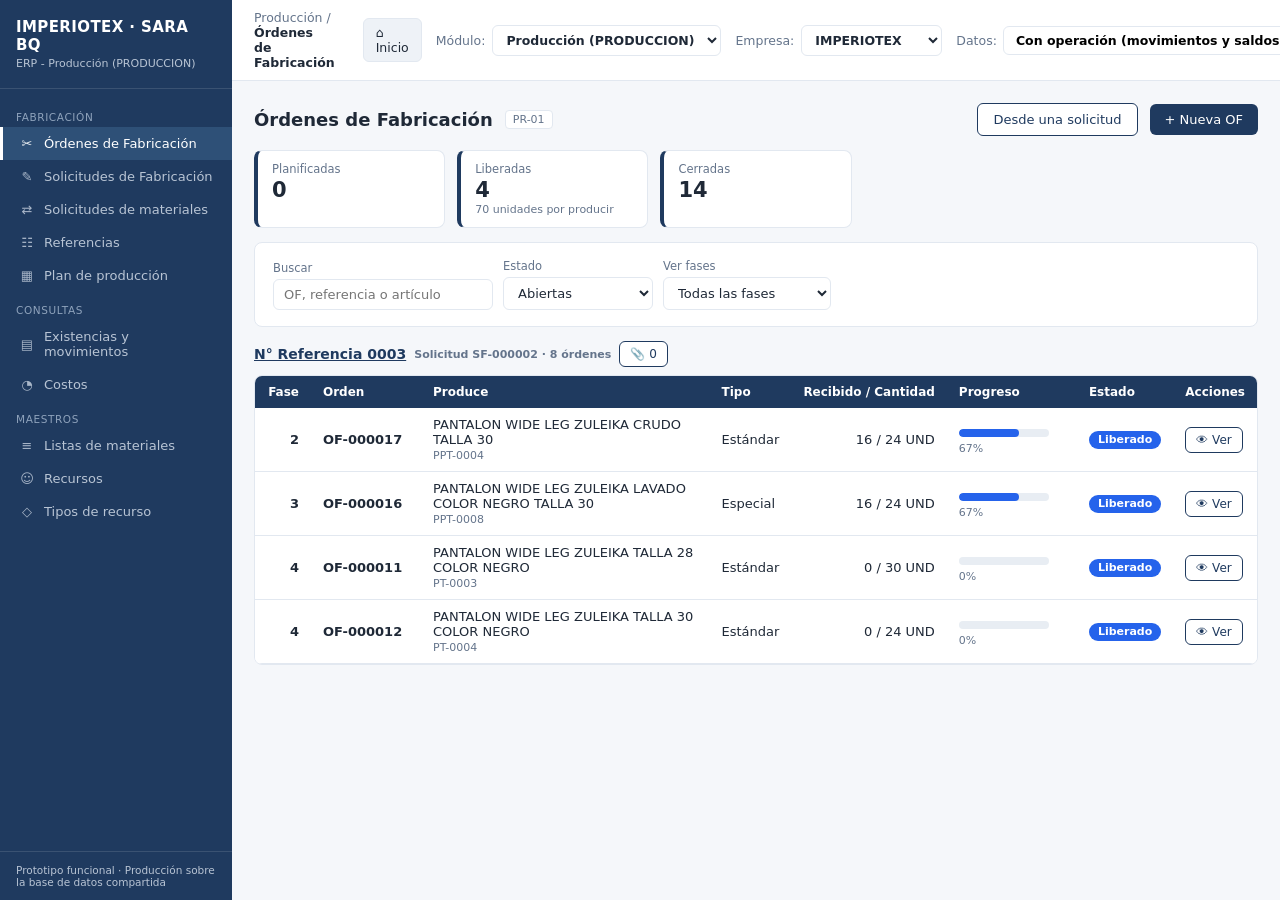
<file: PRODUCCION/index.html>
<!DOCTYPE html>
<html lang="es">
<head>
<meta charset="UTF-8">
<meta name="viewport" content="width=device-width, initial-scale=1.0">
<title>IMPERIOTEX · Producción (PRODUCCION)</title>
<link rel="stylesheet" href="css/base.css">
</head>
<body>

<aside id="sidebar">
  <div class="logo"><b>IMPERIOTEX · SARA BQ</b><span>ERP - Producción (PRODUCCION)</span></div>
  <nav id="nav"></nav>
  <div class="foot">Prototipo funcional · Producción sobre la base de datos compartida</div>
</aside>

<div id="main">
  <div id="topbar">
    <div id="breadcrumb">Producción</div>
    <div class="spacer"></div>
    <a class="homebtn" href="../index.html" title="Volver a la portada de módulos">⌂ Inicio</a>
    <div class="company-sel"><label>Módulo:</label>
      <select onchange="if(this.value)location.href=this.value">
        <option value="../INVENTARIOS/index.html">Inventarios (GI)</option>
        <option value="../COMPRAS/index.html">Compras (CO)</option>
        <option value="" selected>Producción (PRODUCCION)</option>
        <option value="../COMERCIAL/index.html">Comercial (CM)</option>
      </select>
    </div>
    <div class="company-sel"><label>Empresa:</label>
      <select id="selEmpresa" onchange="App.empresa(this.value)" title="Empresa activa: filtra los almacenes que se ofrecen al crear órdenes y solicitudes"></select>
    </div>
    <div id="bd-selector"></div>
    <div class="userchip"><div class="avatar">U5</div><span>USER05 · Producción</span></div>
  </div>
  <div id="content"></div>
</div>

<div id="modales"></div>
<div class="toast" id="toast"></div>

<!-- base de datos compartida (docs/16_BASE_DATOS_COMPARTIDA.md) -->
<script src="../COMPARTIDO/bd/datos/maestros-plantillas.js"></script>
<script src="../COMPARTIDO/bd/datos/maestros-complementos.js"></script>
<script src="../COMPARTIDO/bd/datos/maestros-logistica.js"></script>
<script src="../COMPARTIDO/bd/datos/maestros-comercial.js"></script>
<script src="../COMPARTIDO/bd/datos/escenario-operacion.js"></script>
<script src="../COMPARTIDO/bd/bd.js"></script>
<script src="../COMPARTIDO/bd/stock.js"></script>
<script src="../COMPARTIDO/bd/explosion.js"></script>
<script src="../COMPARTIDO/bd/documentos.js"></script>
<script src="../COMPARTIDO/bd/compras.js"></script>
<script src="../COMPARTIDO/bd/selector.js"></script>
<!-- núcleo de Producción (orden obligatorio; Stock, Explosion y Docs vienen de la base compartida) -->
<script src="js/core/ui.js"></script>
<script src="js/data/maestros.js"></script>
<script src="js/core/produccion.js"></script>
<script src="js/data/demo.js"></script>
<script src="js/core/app.js"></script>
<!-- pantallas -->
<script src="js/modules/buscador.js"></script>
<script src="js/modules/ordenes.js"></script>
<script src="js/modules/of-ficha.js"></script>
<script src="js/modules/of-materiales.js"></script>
<script src="js/modules/of-produccion.js"></script>
<script src="js/modules/sol-materiales.js"></script>
<script src="js/modules/solicitudes.js"></script>
<script src="js/modules/referencia.js"></script>
<script src="js/modules/seguimiento.js"></script>
<script src="js/modules/consultas.js"></script>
<script src="js/modules/maestros.js"></script>
<script>App.iniciar();</script>
</body>
</html>
</file>
<file: COMERCIAL/css/base.css>
:root{
  --primario:#1F3A5F; --primario-oscuro:#16304F; --primario-claro:#2E5077;
  --texto-sobre-primario:#FFFFFF; --sidebar-inactivo:#B8C4D4;
  --fondo-app:#F5F7FA; --superficie:#FFFFFF; --borde:#E2E8F0;
  --texto:#1F2937; --texto-sec:#64748B;
  --borrador:#6B7280; --confirmado:#16A34A; --completada:#15803D;
  --aprobada:#7C3AED; --parcial:#EA580C; --cancelada:#DC2626;
  --pendiente:#D97706; --aprobado-sol:#0D9488; --rechazado-sol:#BE123C;
  --gre-enviado:#0891B2; --gre-aceptado:#059669; --gre-obs:#CA8A04; --gre-rechazado:#991B1B;
  --stock-ok:#16A34A; --stock-bajo:#D97706; --stock-cero:#DC2626;
  --obligatorio:#B45309; --obligatorio-fondo:#FFFBEB;
  --prp:#2563EB; --opt-compras:#0891B2; --opt-prod:#7C3AED; --opt-recep:#0D9488;
}
*{box-sizing:border-box;margin:0;padding:0;font-family:"Segoe UI","Segoe UI Variable Text",system-ui,Arial,sans-serif}
body{background:var(--fondo-app);color:var(--texto);font-size:13.5px;display:flex;min-height:100vh}

#sidebar{width:232px;min-width:232px;background:var(--primario);color:#fff;display:flex;flex-direction:column;position:sticky;top:0;height:100vh;overflow-y:auto}
#sidebar .logo{padding:18px 16px;border-bottom:1px solid rgba(255,255,255,.12)}
#sidebar .logo b{font-size:15px;letter-spacing:.4px;display:block}
#sidebar .logo span{font-size:11px;color:var(--sidebar-inactivo)}
#sidebar nav{padding:10px 0;flex:1}
.nav-item{display:flex;align-items:center;gap:9px;padding:9px 16px;color:var(--sidebar-inactivo);cursor:pointer;font-size:13px;border-left:3px solid transparent;user-select:none}
.nav-item:hover{background:var(--primario-oscuro);color:#fff}
.nav-item.active{background:var(--primario-claro);color:#fff;border-left:3px solid #fff}
.nav-item .ic{width:16px;text-align:center;opacity:.9}
.nav-group{padding:9px 16px;color:var(--sidebar-inactivo);font-size:13px;cursor:pointer;display:flex;align-items:center;gap:9px;user-select:none}
.nav-group:hover{background:var(--primario-oscuro);color:#fff}
.nav-sub{display:none}
.nav-sub.open{display:block}
.nav-sub .nav-item{padding-left:41px;font-size:12.5px}
.caret{margin-left:auto;font-size:10px;transition:transform .15s}
.nav-group.open .caret{transform:rotate(90deg)}
#sidebar .foot{padding:12px 16px;font-size:10.5px;color:var(--sidebar-inactivo);border-top:1px solid rgba(255,255,255,.12)}

#main{flex:1;display:flex;flex-direction:column;min-width:0}
#topbar{background:var(--superficie);border-bottom:1px solid var(--borde);padding:10px 22px;display:flex;align-items:center;gap:14px;position:sticky;top:0;z-index:40}
#breadcrumb{font-size:12.5px;color:var(--texto-sec)}
#breadcrumb b{color:var(--texto)}
#topbar .spacer{flex:1}
.company-sel{display:flex;align-items:center;gap:7px;font-size:12.5px;color:var(--texto-sec)}
.company-sel select{border:1px solid var(--borde);border-radius:6px;padding:6px 9px;font-size:12.5px;background:#fff;color:var(--texto);font-weight:600}
.bell{position:relative;cursor:pointer;font-size:17px;color:var(--texto-sec);padding:4px 8px;border-radius:6px}
.bell:hover{background:var(--fondo-app)}
.bell .dot{position:absolute;top:3px;right:5px;width:8px;height:8px;border-radius:50%;background:var(--stock-cero);border:1.5px solid #fff}
.homebtn{display:inline-flex;align-items:center;gap:6px;background:#EEF2F7;border:1px solid var(--borde);border-radius:6px;padding:6px 12px;font-size:12.5px;color:var(--texto);text-decoration:none;cursor:pointer}
.homebtn:hover{background:#E2E8F0}
.userchip{display:flex;align-items:center;gap:8px;font-size:12.5px;color:var(--texto-sec)}
.userchip .avatar{width:28px;height:28px;border-radius:50%;background:var(--primario);color:#fff;display:flex;align-items:center;justify-content:center;font-size:11px;font-weight:600}
#content{padding:22px;flex:1}
.screen{display:none}
.screen.active{display:block}

.screen-head{display:flex;align-items:center;gap:12px;margin-bottom:14px;flex-wrap:wrap}
.screen-head h1{font-size:18px;font-weight:600}
.screen-head .code,.modal-h .code{font-size:11px;color:var(--texto-sec);background:var(--superficie);border:1px solid var(--borde);border-radius:4px;padding:2px 7px}
.screen-head .spacer{flex:1}

.btn{border:none;border-radius:6px;padding:8px 15px;font-size:13px;cursor:pointer;font-weight:500}
.btn-primary{background:var(--primario);color:#fff}
.btn-primary:hover{background:var(--primario-oscuro)}
.btn-secondary{background:#fff;color:var(--primario);border:1px solid var(--primario)}
.btn-secondary:hover{background:var(--fondo-app)}
.btn-danger{background:#fff;color:var(--cancelada);border:1px solid var(--cancelada)}
.btn-danger:hover{background:#FEF2F2}
.btn-sm{padding:5px 10px;font-size:12px}
.btn-link{background:none;border:none;color:var(--primario);cursor:pointer;font-size:12.5px;text-decoration:underline;padding:2px 4px}

.card{background:var(--superficie);border:1px solid var(--borde);border-radius:8px;padding:16px 18px;margin-bottom:14px}
.filters{display:flex;gap:10px;flex-wrap:wrap;align-items:flex-end}
.field{display:flex;flex-direction:column;gap:4px}
.field label{font-size:11.5px;color:var(--texto-sec);font-weight:500}
/* Campos obligatorios: etiqueta y control diferenciados por color */
.field.req>label{color:var(--obligatorio);font-weight:600}
.field.req>label::after{content:" *";color:var(--obligatorio)}
.field.req>input,.field.req>select,.field.req>textarea,.field.req>div>input,.field.req>div>select{border-color:var(--obligatorio);background:var(--obligatorio-fondo)}
.leyenda-req{display:flex;align-items:center;gap:7px;font-size:11px;color:var(--texto-sec);margin:0 0 10px}
.leyenda-req i{width:11px;height:11px;border-radius:3px;border:1px solid var(--obligatorio);background:var(--obligatorio-fondo);display:inline-block}
.field input,.field select,.field textarea{border:1px solid var(--borde);border-radius:6px;padding:7px 10px;font-size:13px;background:#fff;color:var(--texto);min-width:150px}
.field input:focus,.field select:focus,.field textarea:focus{outline:2px solid var(--primario-claro);outline-offset:-1px}
.field input[readonly],.field input:disabled,.field select:disabled{background:var(--fondo-app);color:var(--texto-sec)}
.field.wide{flex:1;min-width:260px}
.field.wide input,.field.wide textarea{width:100%}

table.grid{width:100%;border-collapse:collapse;background:var(--superficie);font-size:13px}
table.grid th{background:var(--primario);color:#fff;text-align:left;padding:9px 12px;font-weight:600;font-size:12px;white-space:nowrap}
table.grid td{padding:9px 12px;border-bottom:1px solid var(--borde);vertical-align:middle}
table.grid tbody tr:hover{background:#F8FAFC}
table.grid tr.clickable{cursor:pointer}
.tbl-wrap{background:var(--superficie);border:1px solid var(--borde);border-radius:8px;overflow:hidden;margin-bottom:14px}
.pager{display:flex;justify-content:space-between;align-items:center;padding:9px 14px;font-size:12px;color:var(--texto-sec);background:var(--superficie)}
.pager .pg{display:flex;gap:6px}
.pager button{border:1px solid var(--borde);background:#fff;border-radius:5px;padding:3px 9px;cursor:pointer;font-size:12px}
.pager button.cur{background:var(--primario);color:#fff;border-color:var(--primario)}

.badge{display:inline-block;padding:2.5px 9px;border-radius:11px;font-size:11px;font-weight:600;color:#fff;white-space:nowrap}
.dotled{display:inline-flex;align-items:center;gap:6px}
.dot{width:9px;height:9px;border-radius:50%;display:inline-block}
.warn{display:inline-block;background:#FEF3C7;color:#92400E;border:1px solid #FDE68A;border-radius:4px;font-size:10px;padding:1px 5px;font-weight:600;vertical-align:middle;cursor:help}

.tabs{display:flex;gap:0;border-bottom:2px solid var(--borde);margin-bottom:16px;flex-wrap:wrap}
.tab{padding:9px 16px;cursor:pointer;font-size:13px;color:var(--texto-sec);border-bottom:3px solid transparent;margin-bottom:-2px;user-select:none;font-weight:500}
.tab:hover{color:var(--texto)}
.tab.active{color:var(--primario);border-bottom-color:var(--primario-claro);font-weight:600}
.tab.hidden{display:none}
.tabpane{display:none}
.tabpane.active{display:block}
.gtabpane{display:none}
.gtabpane.active{display:block}
.formgrid{display:grid;grid-template-columns:1fr 1fr;gap:13px 22px}
.formgrid .field.full{grid-column:1/-1}
.check{display:flex;align-items:center;gap:8px;font-size:13px;padding:6px 0}
.check input{width:15px;height:15px;accent-color:var(--primario)}
.subtable th{background:var(--primario);font-size:11.5px}
.subtable td input,.subtable td select{border:1px solid var(--borde);border-radius:5px;padding:5px 8px;font-size:12.5px;width:100%}
.hint{font-size:11.5px;color:var(--texto-sec)}

.doc-head{background:var(--superficie);border:1px solid var(--borde);border-radius:8px;padding:14px 18px;margin-bottom:14px;display:flex;align-items:center;gap:18px;flex-wrap:wrap}
.doc-head .t{font-size:16px;font-weight:600}
.doc-head .meta{font-size:12px;color:var(--texto-sec)}

.overlay{display:none;position:fixed;inset:0;background:rgba(15,23,42,.45);z-index:100;align-items:center;justify-content:center}
.overlay.open{display:flex}
.modal{background:#fff;border-radius:10px;width:min(560px,92vw);max-height:88vh;overflow:auto;box-shadow:0 18px 50px rgba(0,0,0,.25)}
.modal.lg{width:min(760px,94vw)}
.modal-h{padding:14px 18px;border-bottom:1px solid var(--borde);display:flex;align-items:center;gap:10px}
.modal-h b{font-size:14.5px}
.modal-h .x{margin-left:auto;cursor:pointer;font-size:17px;color:var(--texto-sec);padding:2px 7px;border-radius:5px}
.modal-h .x:hover{background:var(--fondo-app)}
.modal-b{padding:18px}
.modal-f{padding:13px 18px;border-top:1px solid var(--borde);display:flex;justify-content:flex-end;gap:9px}

.placeholder{display:flex;flex-direction:column;align-items:center;justify-content:center;padding:70px 20px;text-align:center;color:var(--texto-sec)}
.placeholder .big{font-size:38px;margin-bottom:12px;opacity:.5}
.placeholder h2{font-size:16px;color:var(--texto);margin-bottom:6px}
.placeholder .tag{margin-top:12px;background:#EEF2F7;border:1px solid var(--borde);border-radius:14px;padding:4px 13px;font-size:12px}

#bellDrop{display:none;position:absolute;right:70px;top:52px;width:340px;background:#fff;border:1px solid var(--borde);border-radius:9px;box-shadow:0 12px 34px rgba(0,0,0,.16);z-index:90}
#bellDrop.open{display:block}
#bellDrop .h{padding:11px 15px;border-bottom:1px solid var(--borde);font-weight:600;font-size:13px}
#bellDrop .it{padding:10px 15px;border-bottom:1px solid var(--borde);font-size:12.5px;display:flex;gap:9px;cursor:pointer}
#bellDrop .it:hover{background:var(--fondo-app)}
#bellDrop .it small{display:block;color:var(--texto-sec);font-size:11px;margin-top:2px}

.dropwrap{position:relative;display:none}
.dropmenu{display:none;position:absolute;right:0;top:calc(100% + 6px);background:#fff;border:1px solid var(--borde);border-radius:8px;box-shadow:0 10px 28px rgba(0,0,0,.14);min-width:230px;z-index:80;overflow:hidden}
.dropmenu.open{display:block}
.dropmenu .op{padding:10px 14px;font-size:13px;cursor:pointer;border-bottom:1px solid var(--borde)}
.dropmenu .op:last-child{border-bottom:none}
.dropmenu .op:hover{background:var(--fondo-app)}
.dropmenu .op small{display:block;color:var(--texto-sec);font-size:11px;margin-top:2px}
.toast{position:fixed;bottom:22px;right:22px;background:var(--texto);color:#fff;padding:11px 17px;border-radius:8px;font-size:13px;z-index:200;display:none;box-shadow:0 8px 22px rgba(0,0,0,.25)}
.toast.show{display:block}

/* ===== PRODUCCION · Producción: estilos propios ===== */
.nav-title{padding:12px 16px 4px;font-size:10.5px;text-transform:uppercase;letter-spacing:.6px;color:#8FA3BC}
.bar{background:#E8EDF3;border-radius:6px;height:8px;width:90px;display:inline-block;vertical-align:middle;overflow:hidden}
.barfill{height:100%;border-radius:6px;background:var(--confirmado);display:block}
.kpis{display:grid;grid-template-columns:repeat(auto-fill,minmax(190px,1fr));gap:12px;margin-bottom:14px}
.kpi{background:#fff;border:1px solid var(--borde);border-left:4px solid var(--primario);border-radius:8px;padding:11px 14px}
.kpi .l{font-size:11.5px;color:var(--texto-sec)}
.kpi .v{font-size:21px;font-weight:600;margin-top:2px}
.kpi .s{font-size:11px;color:var(--texto-sec);margin-top:1px}
.steps{display:flex;align-items:flex-start;flex-wrap:wrap;gap:6px 0}
.step{display:flex;flex-direction:column;align-items:center;min-width:130px;position:relative;cursor:pointer;padding:0 6px}
.step .c{width:30px;height:30px;border-radius:50%;border:2px solid var(--borde);background:#fff;display:flex;align-items:center;justify-content:center;font-weight:600;font-size:12px;color:var(--texto-sec);position:relative;z-index:1}
.step.ok .c{background:var(--confirmado);border-color:var(--confirmado);color:#fff}
.step.cur .c{background:var(--prp);border-color:var(--prp);color:#fff}
.step .t{font-size:12px;font-weight:600;margin-top:5px;text-align:center}
.step .s{font-size:11px;color:var(--texto-sec);text-align:center}
.step:not(:last-child)::after{content:"";position:absolute;top:15px;left:calc(50% + 17px);width:calc(100% - 34px);height:2px;background:var(--borde)}
.step.ok:not(:last-child)::after{background:var(--confirmado)}
.step:hover .t{color:var(--prp)}
.corte-row td{background:#EEF2F7;font-size:12.5px}
.lvl{display:inline-block}
.card.aviso{border-left:4px solid var(--pendiente);background:#FFFBEB;padding:11px 16px}
.card.aviso.ok{border-left-color:var(--confirmado);background:#F0FDF4}
.card.aviso.err{border-left-color:var(--cancelada);background:#FEF2F2}
.card.aviso.info{border-left-color:var(--prp);background:#EFF6FF}
.mini{font-size:11px;color:var(--texto-sec)}
.num{text-align:right}
table.grid th.num{text-align:right}
.chips{display:flex;gap:6px;flex-wrap:wrap}
.chip{display:inline-block;font-size:11px;background:#EEF2F7;border:1px solid var(--borde);border-radius:11px;padding:2px 9px;white-space:nowrap}
.dato{padding:7px 10px;background:var(--fondo-app);border:1px solid var(--borde);border-radius:6px;min-height:34px;font-size:13px;line-height:1.45}
.formgrid.c3{grid-template-columns:repeat(3,1fr)}
.formgrid.c4{grid-template-columns:repeat(4,1fr)}
@media(max-width:1100px){.formgrid.c3,.formgrid.c4{grid-template-columns:1fr 1fr}}
.formgrid .field input,.formgrid .field select,.formgrid .field textarea{width:100%;min-width:0}
.oplist{max-height:230px;overflow:auto;border:1px solid var(--borde);border-radius:6px;background:#fff}
.oplist label{display:flex;align-items:center;gap:8px;padding:6px 10px;border-bottom:1px solid var(--borde);font-size:12.5px}
.oplist label:last-child{border-bottom:none}
.oplist input[type=number]{width:84px;margin-left:auto;border:1px solid var(--borde);border-radius:5px;padding:4px 6px;text-align:right}
.sec{font-size:13px;font-weight:600;margin:16px 0 8px;display:flex;align-items:center;gap:8px}
.sec:first-child{margin-top:0}
table.matriz th,table.matriz td{text-align:center}
.tbl-wrap{overflow-x:auto}
.ok-t{color:var(--confirmado);font-weight:600}
.err-t{color:var(--cancelada);font-weight:600}
.warn-t{color:var(--pendiente);font-weight:600}
.relmap{display:flex;gap:12px;align-items:flex-start;overflow-x:auto;padding:2px 0 6px}
.relcol{min-width:190px;display:flex;flex-direction:column;gap:8px}
.relcol .t{font-size:10.5px;color:var(--texto-sec);font-weight:600;text-transform:uppercase;letter-spacing:.4px}
.relbox{background:#fff;border:1px solid var(--borde);border-left:4px solid var(--primario-claro);border-radius:8px;padding:9px 11px;font-size:12.5px}
.relbox.cur{border-color:var(--primario);box-shadow:0 0 0 2px rgba(31,58,95,.15)}
.relarrow{align-self:center;color:var(--texto-sec);font-size:18px;padding-top:18px}
.btn:disabled{opacity:.5;cursor:not-allowed}

/* ===== COMERCIAL V9: estilos propios ===== */
.sec .spacer{flex:1}
.celda{border:1px solid var(--borde);border-radius:5px;padding:5px 7px;font-size:12.5px;background:#fff;color:var(--texto)}
.celda.num{text-align:right}
tr.con-msg td{border-bottom:none}
tr.linea-msg td{padding:0 12px 8px;font-size:11.5px;line-height:1.6}
tr.linea-msg:hover{background:transparent!important}
table.totales{width:auto;min-width:300px}
table.totales td{padding:6px 12px}
table.totales tr:last-child td{font-size:14px;border-bottom:none}
.hline{padding:7px 0;border-bottom:1px solid var(--borde)}
.hline:last-child{border-bottom:none}
.monsel{display:flex;gap:6px}
.monsel .chip{cursor:pointer;font-size:12px;padding:4px 12px}
.monsel .chip.on{background:var(--primario);color:#fff;border-color:var(--primario)}
.errlist{margin:6px 0 0 18px;font-size:12px;line-height:1.6}
.doc-head .t small{font-weight:400;color:var(--texto-sec);font-size:12px;margin-left:6px}
.matriz td,.matriz th{text-align:center}
.matriz td:first-child,.matriz th:first-child{text-align:left}
</file>
<file: COMPARTIDO/css/base.css>
/* COMPARTIDO · estilos de los prototipos de Logística (Inventarios y Compras) */
:root{
  --primario:#1F3A5F; --primario-oscuro:#16304F; --primario-claro:#2E5077;
  --texto-sobre-primario:#FFFFFF; --sidebar-inactivo:#B8C4D4;
  --fondo-app:#F5F7FA; --superficie:#FFFFFF; --borde:#E2E8F0;
  --texto:#1F2937; --texto-sec:#64748B;
  --borrador:#6B7280; --confirmado:#16A34A; --completada:#15803D;
  --aprobada:#7C3AED; --parcial:#EA580C; --cancelada:#DC2626;
  --pendiente:#D97706; --aprobado-sol:#0D9488; --rechazado-sol:#BE123C;
  --gre-enviado:#0891B2; --gre-aceptado:#059669; --gre-obs:#CA8A04; --gre-rechazado:#991B1B;
  --stock-ok:#16A34A; --stock-bajo:#D97706; --stock-cero:#DC2626;
  --obligatorio:#B45309; --obligatorio-fondo:#FFFBEB;
}
*{box-sizing:border-box;margin:0;padding:0;font-family:"Segoe UI","Segoe UI Variable Text",system-ui,Arial,sans-serif}
body{background:var(--fondo-app);color:var(--texto);font-size:13.5px;display:flex;min-height:100vh}

#sidebar{width:232px;min-width:232px;background:var(--primario);color:#fff;display:flex;flex-direction:column;position:sticky;top:0;height:100vh;overflow-y:auto}
#sidebar .logo{padding:18px 16px;border-bottom:1px solid rgba(255,255,255,.12)}
#sidebar .logo b{font-size:15px;letter-spacing:.4px;display:block}
#sidebar .logo span{font-size:11px;color:var(--sidebar-inactivo)}
#sidebar nav{padding:10px 0;flex:1}
.nav-item{display:flex;align-items:center;gap:9px;padding:9px 16px;color:var(--sidebar-inactivo);cursor:pointer;font-size:13px;border-left:3px solid transparent;user-select:none}
.nav-item:hover{background:var(--primario-oscuro);color:#fff}
.nav-item.active{background:var(--primario-claro);color:#fff;border-left:3px solid #fff}
.nav-item .ic{width:16px;text-align:center;opacity:.9}
.nav-group{padding:9px 16px;color:var(--sidebar-inactivo);font-size:13px;cursor:pointer;display:flex;align-items:center;gap:9px;user-select:none}
.nav-group:hover{background:var(--primario-oscuro);color:#fff}
.nav-sub{display:none}
.nav-sub.open{display:block}
.nav-sub .nav-item{padding-left:41px;font-size:12.5px}
.caret{margin-left:auto;font-size:10px;transition:transform .15s}
.nav-group.open .caret{transform:rotate(90deg)}
#sidebar .foot{padding:12px 16px;font-size:10.5px;color:var(--sidebar-inactivo);border-top:1px solid rgba(255,255,255,.12)}

#main{flex:1;display:flex;flex-direction:column;min-width:0}
#topbar{background:var(--superficie);border-bottom:1px solid var(--borde);padding:10px 22px;display:flex;align-items:center;gap:14px;position:sticky;top:0;z-index:40}
#breadcrumb{font-size:12.5px;color:var(--texto-sec)}
#breadcrumb b{color:var(--texto)}
#topbar .spacer{flex:1}
.company-sel{display:flex;align-items:center;gap:7px;font-size:12.5px;color:var(--texto-sec)}
.company-sel select{border:1px solid var(--borde);border-radius:6px;padding:6px 9px;font-size:12.5px;background:#fff;color:var(--texto);font-weight:600}
.bell{position:relative;cursor:pointer;font-size:17px;color:var(--texto-sec);padding:4px 8px;border-radius:6px}
.bell:hover{background:var(--fondo-app)}
.bell .dot{position:absolute;top:3px;right:5px;width:8px;height:8px;border-radius:50%;background:var(--stock-cero);border:1.5px solid #fff}
.homebtn{display:inline-flex;align-items:center;gap:6px;background:#EEF2F7;border:1px solid var(--borde);border-radius:6px;padding:6px 12px;font-size:12.5px;color:var(--texto);text-decoration:none;cursor:pointer}
.homebtn:hover{background:#E2E8F0}
.userchip{display:flex;align-items:center;gap:8px;font-size:12.5px;color:var(--texto-sec)}
.userchip .avatar{width:28px;height:28px;border-radius:50%;background:var(--primario);color:#fff;display:flex;align-items:center;justify-content:center;font-size:11px;font-weight:600}
#content{padding:22px;flex:1}
.screen{display:none}
.screen.active{display:block}

.screen-head{display:flex;align-items:center;gap:12px;margin-bottom:14px;flex-wrap:wrap}
.screen-head h1{font-size:18px;font-weight:600}
.screen-head .code{font-size:11px;color:var(--texto-sec);background:var(--superficie);border:1px solid var(--borde);border-radius:4px;padding:2px 7px}
.screen-head .spacer{flex:1}

.btn{border:none;border-radius:6px;padding:8px 15px;font-size:13px;cursor:pointer;font-weight:500}
.btn-primary{background:var(--primario);color:#fff}
.btn-primary:hover{background:var(--primario-oscuro)}
.btn-secondary{background:#fff;color:var(--primario);border:1px solid var(--primario)}
.btn-secondary:hover{background:var(--fondo-app)}
.btn-danger{background:#fff;color:var(--cancelada);border:1px solid var(--cancelada)}
.btn-danger:hover{background:#FEF2F2}
.btn-sm{padding:5px 10px;font-size:12px}
.btn-link{background:none;border:none;color:var(--primario);cursor:pointer;font-size:12.5px;text-decoration:underline;padding:2px 4px}

.card{background:var(--superficie);border:1px solid var(--borde);border-radius:8px;padding:16px 18px;margin-bottom:14px}
.filters{display:flex;gap:10px;flex-wrap:wrap;align-items:flex-end}
.field{display:flex;flex-direction:column;gap:4px}
.field label{font-size:11.5px;color:var(--texto-sec);font-weight:500}
/* Campos obligatorios: etiqueta y control diferenciados por color */
.field.req>label{color:var(--obligatorio);font-weight:600}
.field.req>label::after{content:" *";color:var(--obligatorio)}
.field.req>input,.field.req>select,.field.req>textarea,.field.req>div>input,.field.req>div>select{border-color:var(--obligatorio);background:var(--obligatorio-fondo)}
.leyenda-req{display:flex;align-items:center;gap:7px;font-size:11px;color:var(--texto-sec);margin:0 0 10px}
.leyenda-req i{width:11px;height:11px;border-radius:3px;border:1px solid var(--obligatorio);background:var(--obligatorio-fondo);display:inline-block}
.field input,.field select,.field textarea{border:1px solid var(--borde);border-radius:6px;padding:7px 10px;font-size:13px;background:#fff;color:var(--texto);min-width:150px}
.field input:focus,.field select:focus,.field textarea:focus{outline:2px solid var(--primario-claro);outline-offset:-1px}
.field input[readonly],.field input:disabled,.field select:disabled{background:var(--fondo-app);color:var(--texto-sec)}
.field.wide{flex:1;min-width:260px}
.field.wide input,.field.wide textarea{width:100%}

table.grid{width:100%;border-collapse:collapse;background:var(--superficie);font-size:13px}
table.grid th{background:var(--primario);color:#fff;text-align:left;padding:9px 12px;font-weight:600;font-size:12px;white-space:nowrap}
table.grid td{padding:9px 12px;border-bottom:1px solid var(--borde);vertical-align:middle}
table.grid tbody tr:hover{background:#F8FAFC}
table.grid tr.clickable{cursor:pointer}
.tbl-wrap{background:var(--superficie);border:1px solid var(--borde);border-radius:8px;overflow:hidden;margin-bottom:14px}
.pager{display:flex;justify-content:space-between;align-items:center;padding:9px 14px;font-size:12px;color:var(--texto-sec);background:var(--superficie)}
.pager .pg{display:flex;gap:6px}
.pager button{border:1px solid var(--borde);background:#fff;border-radius:5px;padding:3px 9px;cursor:pointer;font-size:12px}
.pager button.cur{background:var(--primario);color:#fff;border-color:var(--primario)}

.badge{display:inline-block;padding:2.5px 9px;border-radius:11px;font-size:11px;font-weight:600;color:#fff;white-space:nowrap}
.dotled{display:inline-flex;align-items:center;gap:6px}
.dot{width:9px;height:9px;border-radius:50%;display:inline-block}
.warn{display:inline-block;background:#FEF3C7;color:#92400E;border:1px solid #FDE68A;border-radius:4px;font-size:10px;padding:1px 5px;font-weight:600;vertical-align:middle;cursor:help}

.tabs{display:flex;gap:0;border-bottom:2px solid var(--borde);margin-bottom:16px;flex-wrap:wrap}
.tab{padding:9px 16px;cursor:pointer;font-size:13px;color:var(--texto-sec);border-bottom:3px solid transparent;margin-bottom:-2px;user-select:none;font-weight:500}
.tab:hover{color:var(--texto)}
.tab.active{color:var(--primario);border-bottom-color:var(--primario-claro);font-weight:600}
.tab.hidden{display:none}
.tabpane{display:none}
.tabpane.active{display:block}
.gtabpane{display:none}
.gtabpane.active{display:block}
.formgrid{display:grid;grid-template-columns:1fr 1fr;gap:13px 22px}
.formgrid .field.full{grid-column:1/-1}
.check{display:flex;align-items:center;gap:8px;font-size:13px;padding:6px 0}
.check input{width:15px;height:15px;accent-color:var(--primario)}
.subtable th{background:var(--primario);font-size:11.5px}
.subtable td input,.subtable td select{border:1px solid var(--borde);border-radius:5px;padding:5px 8px;font-size:12.5px;width:100%}
.hint{font-size:11.5px;color:var(--texto-sec)}

.doc-head{background:var(--superficie);border:1px solid var(--borde);border-radius:8px;padding:14px 18px;margin-bottom:14px;display:flex;align-items:center;gap:18px;flex-wrap:wrap}
.doc-head .t{font-size:16px;font-weight:600}
.doc-head .meta{font-size:12px;color:var(--texto-sec)}

.overlay{display:none;position:fixed;inset:0;background:rgba(15,23,42,.45);z-index:100;align-items:center;justify-content:center}
.overlay.open{display:flex}
.modal{background:#fff;border-radius:10px;width:min(560px,92vw);max-height:88vh;overflow:auto;box-shadow:0 18px 50px rgba(0,0,0,.25)}
.modal.lg{width:min(760px,94vw)}
.modal-h{padding:14px 18px;border-bottom:1px solid var(--borde);display:flex;align-items:center;gap:10px}
.modal-h b{font-size:14.5px}
.modal-h .x{margin-left:auto;cursor:pointer;font-size:17px;color:var(--texto-sec);padding:2px 7px;border-radius:5px}
.modal-h .x:hover{background:var(--fondo-app)}
.modal-b{padding:18px}
.modal-f{padding:13px 18px;border-top:1px solid var(--borde);display:flex;justify-content:flex-end;gap:9px}

.placeholder{display:flex;flex-direction:column;align-items:center;justify-content:center;padding:70px 20px;text-align:center;color:var(--texto-sec)}
.placeholder .big{font-size:38px;margin-bottom:12px;opacity:.5}
.placeholder h2{font-size:16px;color:var(--texto);margin-bottom:6px}
.placeholder .tag{margin-top:12px;background:#EEF2F7;border:1px solid var(--borde);border-radius:14px;padding:4px 13px;font-size:12px}

#bellDrop{display:none;position:absolute;right:70px;top:52px;width:340px;background:#fff;border:1px solid var(--borde);border-radius:9px;box-shadow:0 12px 34px rgba(0,0,0,.16);z-index:90}
#bellDrop.open{display:block}
#bellDrop .h{padding:11px 15px;border-bottom:1px solid var(--borde);font-weight:600;font-size:13px}
#bellDrop .it{padding:10px 15px;border-bottom:1px solid var(--borde);font-size:12.5px;display:flex;gap:9px;cursor:pointer}
#bellDrop .it:hover{background:var(--fondo-app)}
#bellDrop .it small{display:block;color:var(--texto-sec);font-size:11px;margin-top:2px}

.dropwrap{position:relative;display:none}
.dropmenu{display:none;position:absolute;right:0;top:calc(100% + 6px);background:#fff;border:1px solid var(--borde);border-radius:8px;box-shadow:0 10px 28px rgba(0,0,0,.14);min-width:230px;z-index:80;overflow:hidden}
.dropmenu.open{display:block}
.dropmenu .op{padding:10px 14px;font-size:13px;cursor:pointer;border-bottom:1px solid var(--borde)}
.dropmenu .op:last-child{border-bottom:none}
.dropmenu .op:hover{background:var(--fondo-app)}
.dropmenu .op small{display:block;color:var(--texto-sec);font-size:11px;margin-top:2px}
.toast{position:fixed;bottom:22px;right:22px;background:var(--texto);color:#fff;padding:11px 17px;border-radius:8px;font-size:13px;z-index:200;display:none;box-shadow:0 8px 22px rgba(0,0,0,.25)}
.toast.show{display:block}
/* --- Compras y Solicitudes de Fabricación --- */
:root{
  --prp:#2563EB; --oc-recibir:#0E7490; --oc-pagar:#6D28D9; --impagado:#C2410C; --reclamo-reg:#64748B;
  --opt-compras:#0891B2;
}
.bar{background:#E8EDF3;border-radius:6px;height:8px;width:90px;display:inline-block;vertical-align:middle;overflow:hidden}
.barfill{height:100%;border-radius:6px;background:var(--confirmado)}
.gp2col{display:grid;grid-template-columns:1fr 320px;gap:16px;align-items:start}
@media(max-width:1200px){.gp2col{grid-template-columns:1fr}}
.hline{padding:11px 0;border-bottom:1px solid var(--borde)}
.hline:last-child{border-bottom:none}
.tabbtn{background:none;border:none;border-bottom:3px solid transparent;padding:12px 14px;font-size:13px;color:var(--texto-sec);cursor:pointer;font-family:inherit}
.tabbtn.active{color:var(--primario);border-bottom-color:var(--primario);font-weight:600}
.tabbtn:hover{color:var(--primario)}
/* Vista compartida: Comercial abre GI-21 y GI-13 con ?vista=comercial (sin menú ni barra propios) */
body.vista-cm #sidebar,body.vista-cm #topbar,body.vista-cm #bellDrop{display:none!important}
body.vista-cm #content{padding:4px 6px}
</file>
<file: PRODUCCION/css/base.css>
:root{
  --primario:#1F3A5F; --primario-oscuro:#16304F; --primario-claro:#2E5077;
  --texto-sobre-primario:#FFFFFF; --sidebar-inactivo:#B8C4D4;
  --fondo-app:#F5F7FA; --superficie:#FFFFFF; --borde:#E2E8F0;
  --texto:#1F2937; --texto-sec:#64748B;
  --borrador:#6B7280; --confirmado:#16A34A; --completada:#15803D;
  --aprobada:#7C3AED; --parcial:#EA580C; --cancelada:#DC2626;
  --pendiente:#D97706; --aprobado-sol:#0D9488; --rechazado-sol:#BE123C;
  --gre-enviado:#0891B2; --gre-aceptado:#059669; --gre-obs:#CA8A04; --gre-rechazado:#991B1B;
  --stock-ok:#16A34A; --stock-bajo:#D97706; --stock-cero:#DC2626;
  --obligatorio:#B45309; --obligatorio-fondo:#FFFBEB;
  --prp:#2563EB; --opt-compras:#0891B2; --opt-prod:#7C3AED; --opt-recep:#0D9488;
}
*{box-sizing:border-box;margin:0;padding:0;font-family:"Segoe UI","Segoe UI Variable Text",system-ui,Arial,sans-serif}
body{background:var(--fondo-app);color:var(--texto);font-size:13.5px;display:flex;min-height:100vh}

#sidebar{width:232px;min-width:232px;background:var(--primario);color:#fff;display:flex;flex-direction:column;position:sticky;top:0;height:100vh;overflow-y:auto}
#sidebar .logo{padding:18px 16px;border-bottom:1px solid rgba(255,255,255,.12)}
#sidebar .logo b{font-size:15px;letter-spacing:.4px;display:block}
#sidebar .logo span{font-size:11px;color:var(--sidebar-inactivo)}
#sidebar nav{padding:10px 0;flex:1}
.nav-item{display:flex;align-items:center;gap:9px;padding:9px 16px;color:var(--sidebar-inactivo);cursor:pointer;font-size:13px;border-left:3px solid transparent;user-select:none}
.nav-item:hover{background:var(--primario-oscuro);color:#fff}
.nav-item.active{background:var(--primario-claro);color:#fff;border-left:3px solid #fff}
.nav-item .ic{width:16px;text-align:center;opacity:.9}
.nav-group{padding:9px 16px;color:var(--sidebar-inactivo);font-size:13px;cursor:pointer;display:flex;align-items:center;gap:9px;user-select:none}
.nav-group:hover{background:var(--primario-oscuro);color:#fff}
.nav-sub{display:none}
.nav-sub.open{display:block}
.nav-sub .nav-item{padding-left:41px;font-size:12.5px}
.caret{margin-left:auto;font-size:10px;transition:transform .15s}
.nav-group.open .caret{transform:rotate(90deg)}
#sidebar .foot{padding:12px 16px;font-size:10.5px;color:var(--sidebar-inactivo);border-top:1px solid rgba(255,255,255,.12)}

#main{flex:1;display:flex;flex-direction:column;min-width:0}
#topbar{background:var(--superficie);border-bottom:1px solid var(--borde);padding:10px 22px;display:flex;align-items:center;gap:14px;position:sticky;top:0;z-index:40}
#breadcrumb{font-size:12.5px;color:var(--texto-sec)}
#breadcrumb b{color:var(--texto)}
#topbar .spacer{flex:1}
.company-sel{display:flex;align-items:center;gap:7px;font-size:12.5px;color:var(--texto-sec)}
.company-sel select{border:1px solid var(--borde);border-radius:6px;padding:6px 9px;font-size:12.5px;background:#fff;color:var(--texto);font-weight:600}
.bell{position:relative;cursor:pointer;font-size:17px;color:var(--texto-sec);padding:4px 8px;border-radius:6px}
.bell:hover{background:var(--fondo-app)}
.bell .dot{position:absolute;top:3px;right:5px;width:8px;height:8px;border-radius:50%;background:var(--stock-cero);border:1.5px solid #fff}
.homebtn{display:inline-flex;align-items:center;gap:6px;background:#EEF2F7;border:1px solid var(--borde);border-radius:6px;padding:6px 12px;font-size:12.5px;color:var(--texto);text-decoration:none;cursor:pointer}
.homebtn:hover{background:#E2E8F0}
.userchip{display:flex;align-items:center;gap:8px;font-size:12.5px;color:var(--texto-sec)}
.userchip .avatar{width:28px;height:28px;border-radius:50%;background:var(--primario);color:#fff;display:flex;align-items:center;justify-content:center;font-size:11px;font-weight:600}
#content{padding:22px;flex:1}
.screen{display:none}
.screen.active{display:block}

.screen-head{display:flex;align-items:center;gap:12px;margin-bottom:14px;flex-wrap:wrap}
.screen-head h1{font-size:18px;font-weight:600}
.screen-head .code{font-size:11px;color:var(--texto-sec);background:var(--superficie);border:1px solid var(--borde);border-radius:4px;padding:2px 7px}
.screen-head .spacer{flex:1}

.btn{border:none;border-radius:6px;padding:8px 15px;font-size:13px;cursor:pointer;font-weight:500}
.btn-primary{background:var(--primario);color:#fff}
.btn-primary:hover{background:var(--primario-oscuro)}
.btn-secondary{background:#fff;color:var(--primario);border:1px solid var(--primario)}
.btn-secondary:hover{background:var(--fondo-app)}
.btn-danger{background:#fff;color:var(--cancelada);border:1px solid var(--cancelada)}
.btn-danger:hover{background:#FEF2F2}
.btn-sm{padding:5px 10px;font-size:12px}
.btn-link{background:none;border:none;color:var(--primario);cursor:pointer;font-size:12.5px;text-decoration:underline;padding:2px 4px}

.card{background:var(--superficie);border:1px solid var(--borde);border-radius:8px;padding:16px 18px;margin-bottom:14px}
.filters{display:flex;gap:10px;flex-wrap:wrap;align-items:flex-end}
.field{display:flex;flex-direction:column;gap:4px}
.field label{font-size:11.5px;color:var(--texto-sec);font-weight:500}
/* Campos obligatorios: etiqueta y control diferenciados por color */
.field.req>label{color:var(--obligatorio);font-weight:600}
.field.req>label::after{content:" *";color:var(--obligatorio)}
.field.req>input,.field.req>select,.field.req>textarea,.field.req>div>input,.field.req>div>select{border-color:var(--obligatorio);background:var(--obligatorio-fondo)}
.leyenda-req{display:flex;align-items:center;gap:7px;font-size:11px;color:var(--texto-sec);margin:0 0 10px}
.leyenda-req i{width:11px;height:11px;border-radius:3px;border:1px solid var(--obligatorio);background:var(--obligatorio-fondo);display:inline-block}
.field input,.field select,.field textarea{border:1px solid var(--borde);border-radius:6px;padding:7px 10px;font-size:13px;background:#fff;color:var(--texto);min-width:150px}
.field input:focus,.field select:focus,.field textarea:focus{outline:2px solid var(--primario-claro);outline-offset:-1px}
.field input[readonly],.field input:disabled,.field select:disabled{background:var(--fondo-app);color:var(--texto-sec)}
.field.wide{flex:1;min-width:260px}
.field.wide input,.field.wide textarea{width:100%}

table.grid{width:100%;border-collapse:collapse;background:var(--superficie);font-size:13px}
table.grid th{background:var(--primario);color:#fff;text-align:left;padding:9px 12px;font-weight:600;font-size:12px;white-space:nowrap}
table.grid td{padding:9px 12px;border-bottom:1px solid var(--borde);vertical-align:middle}
table.grid tbody tr:hover{background:#F8FAFC}
table.grid tr.clickable{cursor:pointer}
.tbl-wrap{background:var(--superficie);border:1px solid var(--borde);border-radius:8px;overflow:hidden;margin-bottom:14px}
.pager{display:flex;justify-content:space-between;align-items:center;padding:9px 14px;font-size:12px;color:var(--texto-sec);background:var(--superficie)}
.pager .pg{display:flex;gap:6px}
.pager button{border:1px solid var(--borde);background:#fff;border-radius:5px;padding:3px 9px;cursor:pointer;font-size:12px}
.pager button.cur{background:var(--primario);color:#fff;border-color:var(--primario)}

.badge{display:inline-block;padding:2.5px 9px;border-radius:11px;font-size:11px;font-weight:600;color:#fff;white-space:nowrap}
.dotled{display:inline-flex;align-items:center;gap:6px}
.dot{width:9px;height:9px;border-radius:50%;display:inline-block}
.warn{display:inline-block;background:#FEF3C7;color:#92400E;border:1px solid #FDE68A;border-radius:4px;font-size:10px;padding:1px 5px;font-weight:600;vertical-align:middle;cursor:help}

.tabs{display:flex;gap:0;border-bottom:2px solid var(--borde);margin-bottom:16px;flex-wrap:wrap}
.tab{padding:9px 16px;cursor:pointer;font-size:13px;color:var(--texto-sec);border-bottom:3px solid transparent;margin-bottom:-2px;user-select:none;font-weight:500}
.tab:hover{color:var(--texto)}
.tab.active{color:var(--primario);border-bottom-color:var(--primario-claro);font-weight:600}
.tab.hidden{display:none}
.tabpane{display:none}
.tabpane.active{display:block}
.gtabpane{display:none}
.gtabpane.active{display:block}
.formgrid{display:grid;grid-template-columns:1fr 1fr;gap:13px 22px}
.formgrid .field.full{grid-column:1/-1}
.check{display:flex;align-items:center;gap:8px;font-size:13px;padding:6px 0}
.check input{width:15px;height:15px;accent-color:var(--primario)}
.subtable th{background:var(--primario);font-size:11.5px}
.subtable td input,.subtable td select{border:1px solid var(--borde);border-radius:5px;padding:5px 8px;font-size:12.5px;width:100%}
.hint{font-size:11.5px;color:var(--texto-sec)}

.doc-head{background:var(--superficie);border:1px solid var(--borde);border-radius:8px;padding:14px 18px;margin-bottom:14px;display:flex;align-items:center;gap:18px;flex-wrap:wrap}
.doc-head .t{font-size:16px;font-weight:600}
.doc-head .meta{font-size:12px;color:var(--texto-sec)}

.overlay{display:none;position:fixed;inset:0;background:rgba(15,23,42,.45);z-index:100;align-items:center;justify-content:center}
.overlay.open{display:flex}
.modal{background:#fff;border-radius:10px;width:min(560px,92vw);max-height:88vh;overflow:auto;box-shadow:0 18px 50px rgba(0,0,0,.25)}
.modal.lg{width:min(760px,94vw)}
.modal-h{padding:14px 18px;border-bottom:1px solid var(--borde);display:flex;align-items:center;gap:10px}
.modal-h b{font-size:14.5px}
.modal-h .x{margin-left:auto;cursor:pointer;font-size:17px;color:var(--texto-sec);padding:2px 7px;border-radius:5px}
.modal-h .x:hover{background:var(--fondo-app)}
.modal-b{padding:18px}
.modal-f{padding:13px 18px;border-top:1px solid var(--borde);display:flex;justify-content:flex-end;gap:9px}

.placeholder{display:flex;flex-direction:column;align-items:center;justify-content:center;padding:70px 20px;text-align:center;color:var(--texto-sec)}
.placeholder .big{font-size:38px;margin-bottom:12px;opacity:.5}
.placeholder h2{font-size:16px;color:var(--texto);margin-bottom:6px}
.placeholder .tag{margin-top:12px;background:#EEF2F7;border:1px solid var(--borde);border-radius:14px;padding:4px 13px;font-size:12px}

#bellDrop{display:none;position:absolute;right:70px;top:52px;width:340px;background:#fff;border:1px solid var(--borde);border-radius:9px;box-shadow:0 12px 34px rgba(0,0,0,.16);z-index:90}
#bellDrop.open{display:block}
#bellDrop .h{padding:11px 15px;border-bottom:1px solid var(--borde);font-weight:600;font-size:13px}
#bellDrop .it{padding:10px 15px;border-bottom:1px solid var(--borde);font-size:12.5px;display:flex;gap:9px;cursor:pointer}
#bellDrop .it:hover{background:var(--fondo-app)}
#bellDrop .it small{display:block;color:var(--texto-sec);font-size:11px;margin-top:2px}

.dropwrap{position:relative;display:none}
.dropmenu{display:none;position:absolute;right:0;top:calc(100% + 6px);background:#fff;border:1px solid var(--borde);border-radius:8px;box-shadow:0 10px 28px rgba(0,0,0,.14);min-width:230px;z-index:80;overflow:hidden}
.dropmenu.open{display:block}
.dropmenu .op{padding:10px 14px;font-size:13px;cursor:pointer;border-bottom:1px solid var(--borde)}
.dropmenu .op:last-child{border-bottom:none}
.dropmenu .op:hover{background:var(--fondo-app)}
.dropmenu .op small{display:block;color:var(--texto-sec);font-size:11px;margin-top:2px}
.toast{position:fixed;bottom:22px;right:22px;background:var(--texto);color:#fff;padding:11px 17px;border-radius:8px;font-size:13px;z-index:200;display:none;box-shadow:0 8px 22px rgba(0,0,0,.25)}
.toast.show{display:block}

/* ===== PRODUCCION · Producción: estilos propios ===== */
.nav-title{padding:12px 16px 4px;font-size:10.5px;text-transform:uppercase;letter-spacing:.6px;color:#8FA3BC}
.bar{background:#E8EDF3;border-radius:6px;height:8px;width:90px;display:inline-block;vertical-align:middle;overflow:hidden}
.barfill{height:100%;border-radius:6px;background:var(--confirmado);display:block}
.kpis{display:grid;grid-template-columns:repeat(auto-fill,minmax(190px,1fr));gap:12px;margin-bottom:14px}
.kpi{background:#fff;border:1px solid var(--borde);border-left:4px solid var(--primario);border-radius:8px;padding:11px 14px}
.kpi .l{font-size:11.5px;color:var(--texto-sec)}
.kpi .v{font-size:21px;font-weight:600;margin-top:2px}
.kpi .s{font-size:11px;color:var(--texto-sec);margin-top:1px}
.steps{display:flex;align-items:flex-start;flex-wrap:wrap;gap:6px 0}
.step{display:flex;flex-direction:column;align-items:center;min-width:130px;position:relative;cursor:pointer;padding:0 6px}
.step .c{width:30px;height:30px;border-radius:50%;border:2px solid var(--borde);background:#fff;display:flex;align-items:center;justify-content:center;font-weight:600;font-size:12px;color:var(--texto-sec);position:relative;z-index:1}
.step.ok .c{background:var(--confirmado);border-color:var(--confirmado);color:#fff}
.step.cur .c{background:var(--prp);border-color:var(--prp);color:#fff}
.step .t{font-size:12px;font-weight:600;margin-top:5px;text-align:center}
.step .s{font-size:11px;color:var(--texto-sec);text-align:center}
.step:not(:last-child)::after{content:"";position:absolute;top:15px;left:calc(50% + 17px);width:calc(100% - 34px);height:2px;background:var(--borde)}
.step.ok:not(:last-child)::after{background:var(--confirmado)}
.step:hover .t{color:var(--prp)}
.corte-row td{background:#EEF2F7;font-size:12.5px}
.lvl{display:inline-block}
.card.aviso{border-left:4px solid var(--pendiente);background:#FFFBEB;padding:11px 16px}
.card.aviso.ok{border-left-color:var(--confirmado);background:#F0FDF4}
.card.aviso.err{border-left-color:var(--cancelada);background:#FEF2F2}
.card.aviso.info{border-left-color:var(--prp);background:#EFF6FF}
.mini{font-size:11px;color:var(--texto-sec)}
.num{text-align:right}
table.grid th.num{text-align:right}
.chips{display:flex;gap:6px;flex-wrap:wrap}
.chip{display:inline-block;font-size:11px;background:#EEF2F7;border:1px solid var(--borde);border-radius:11px;padding:2px 9px;white-space:nowrap}
.dato{padding:7px 10px;background:var(--fondo-app);border:1px solid var(--borde);border-radius:6px;min-height:34px;font-size:13px;line-height:1.45}
.formgrid.c3{grid-template-columns:repeat(3,1fr)}
.formgrid.c4{grid-template-columns:repeat(4,1fr)}
@media(max-width:1100px){.formgrid.c3,.formgrid.c4{grid-template-columns:1fr 1fr}}
.formgrid .field input,.formgrid .field select,.formgrid .field textarea{width:100%;min-width:0}
.oplist{max-height:230px;overflow:auto;border:1px solid var(--borde);border-radius:6px;background:#fff}
.oplist label{display:flex;align-items:center;gap:8px;padding:6px 10px;border-bottom:1px solid var(--borde);font-size:12.5px}
.oplist label:last-child{border-bottom:none}
.oplist input[type=number]{width:84px;margin-left:auto;border:1px solid var(--borde);border-radius:5px;padding:4px 6px;text-align:right}
.sec{font-size:13px;font-weight:600;margin:16px 0 8px;display:flex;align-items:center;gap:8px}
.sec:first-child{margin-top:0}
table.matriz th,table.matriz td{text-align:center}
.tbl-wrap{overflow-x:auto}
.ok-t{color:var(--confirmado);font-weight:600}
.err-t{color:var(--cancelada);font-weight:600}
.warn-t{color:var(--pendiente);font-weight:600}
.relmap{display:flex;gap:12px;align-items:flex-start;overflow-x:auto;padding:2px 0 6px}
.relcol{min-width:190px;display:flex;flex-direction:column;gap:8px}
.relcol .t{font-size:10.5px;color:var(--texto-sec);font-weight:600;text-transform:uppercase;letter-spacing:.4px}
.relbox{background:#fff;border:1px solid var(--borde);border-left:4px solid var(--primario-claro);border-radius:8px;padding:9px 11px;font-size:12.5px}
.relbox.cur{border-color:var(--primario);box-shadow:0 0 0 2px rgba(31,58,95,.15)}
.relarrow{align-self:center;color:var(--texto-sec);font-size:18px;padding-top:18px}
.btn:disabled{opacity:.5;cursor:not-allowed}
/* PR-05: acciones que simulan a otro módulo (solo prototipo, no se desarrollan en esta pantalla) */
.btn-sim{display:inline-block;margin-top:4px;background:repeating-linear-gradient(45deg,#FFF7ED,#FFF7ED 6px,#FFEDD5 6px,#FFEDD5 12px);border:1px dashed #C2410C;color:#9A3412;border-radius:6px;padding:3px 8px;font-size:11.5px;cursor:pointer;font-family:inherit}
.btn-sim:hover{border-style:solid}
</file>
